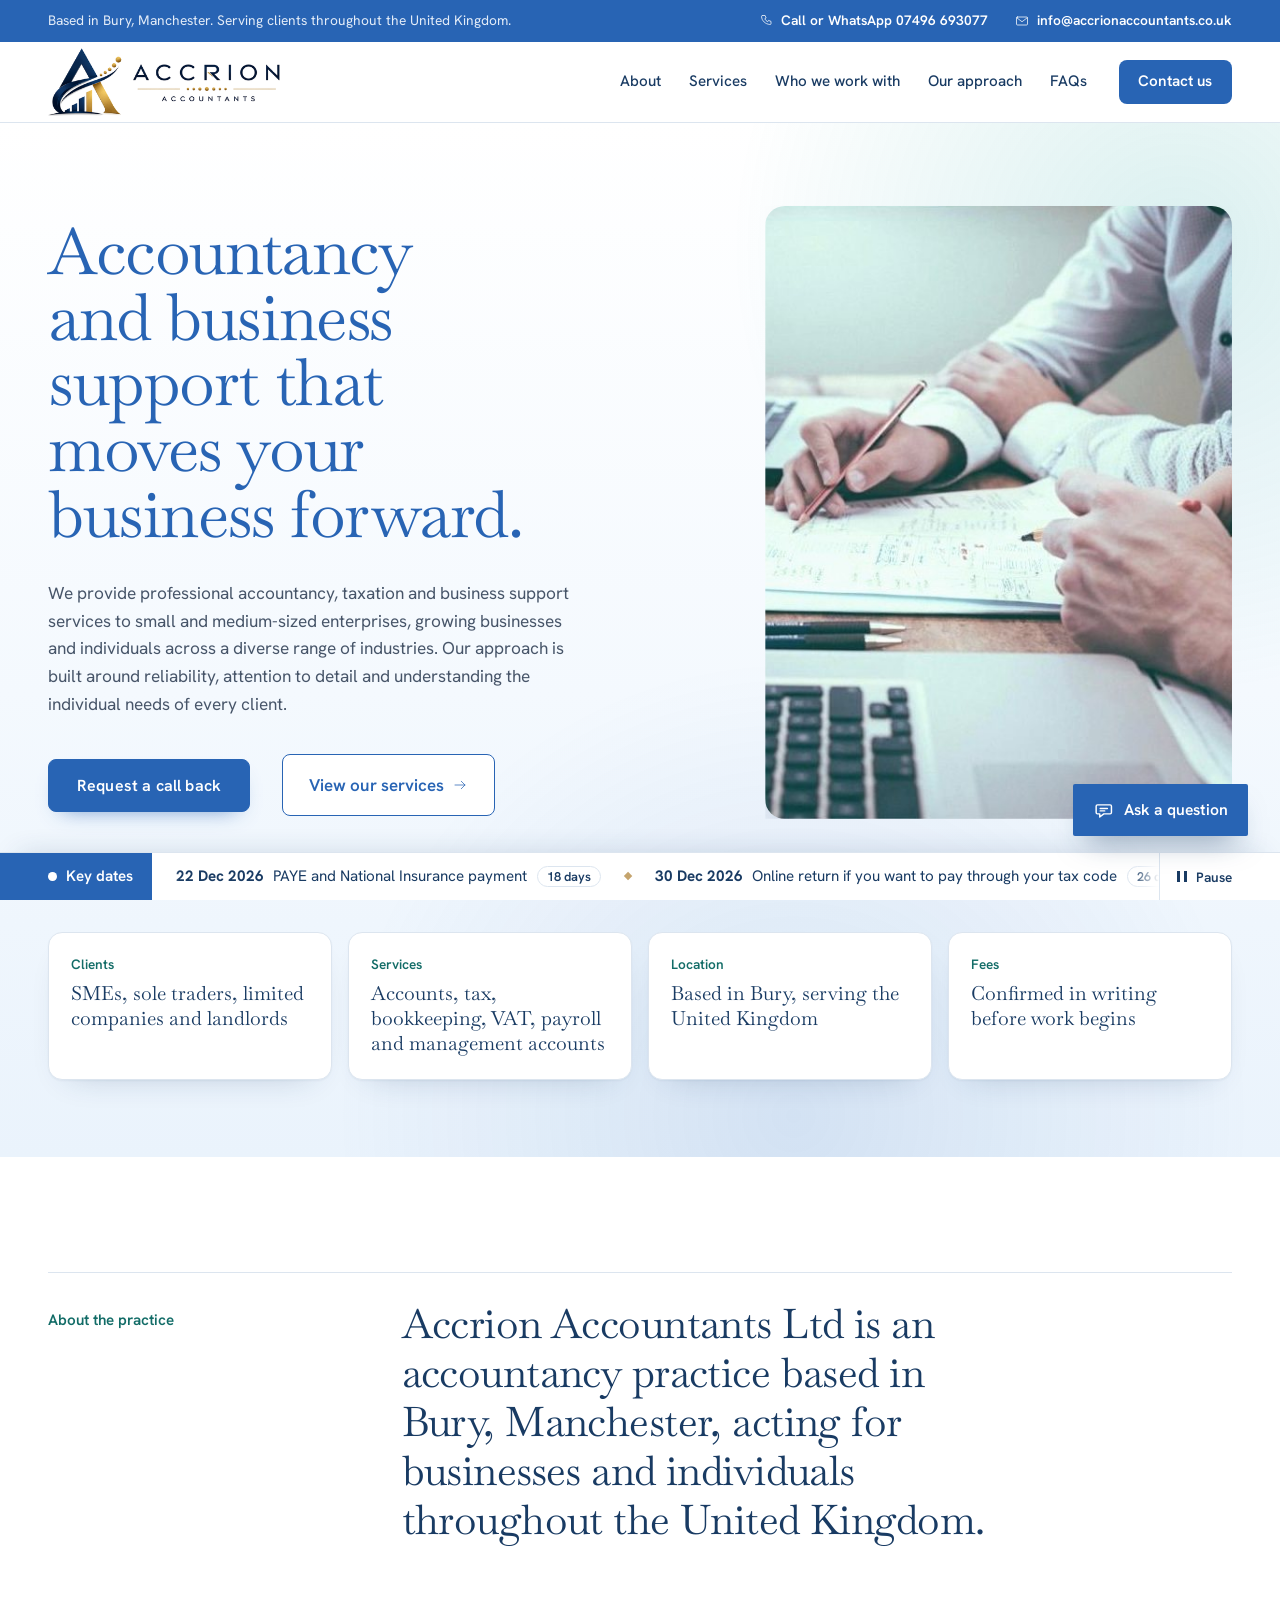
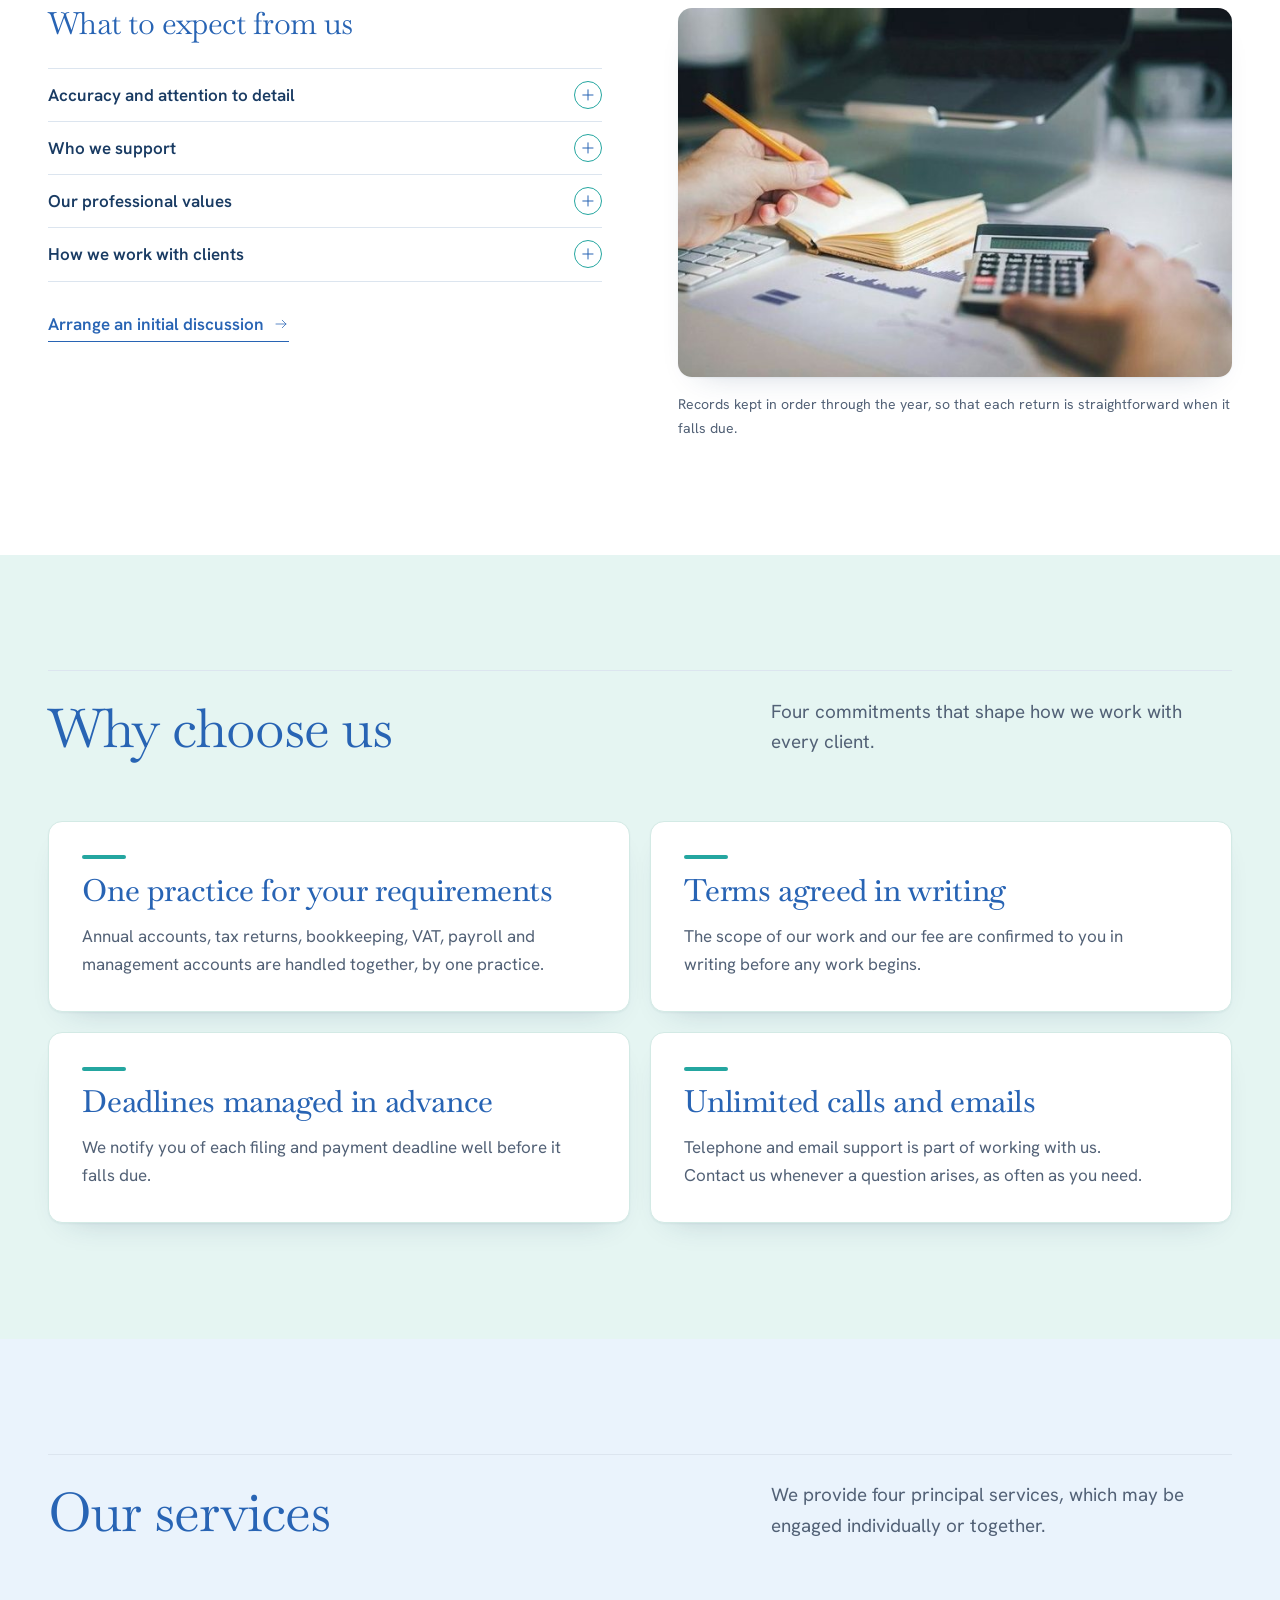
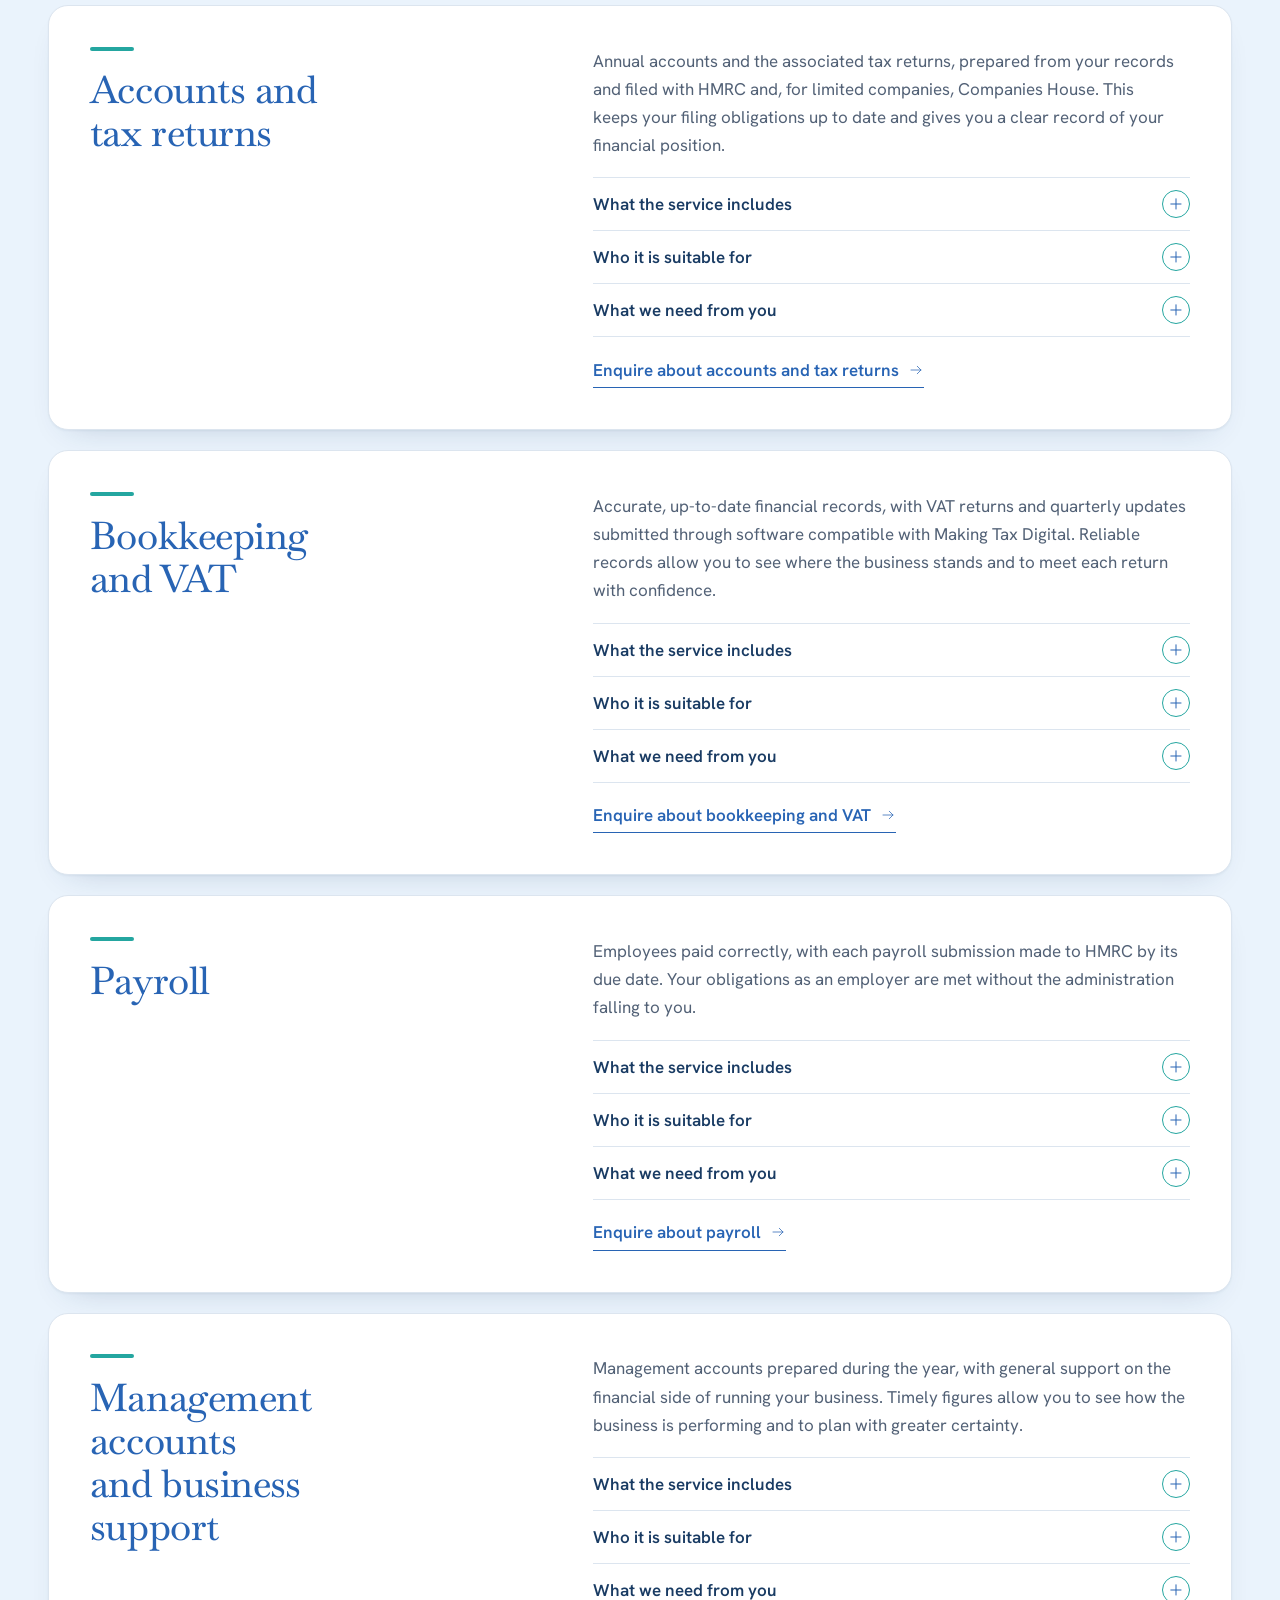
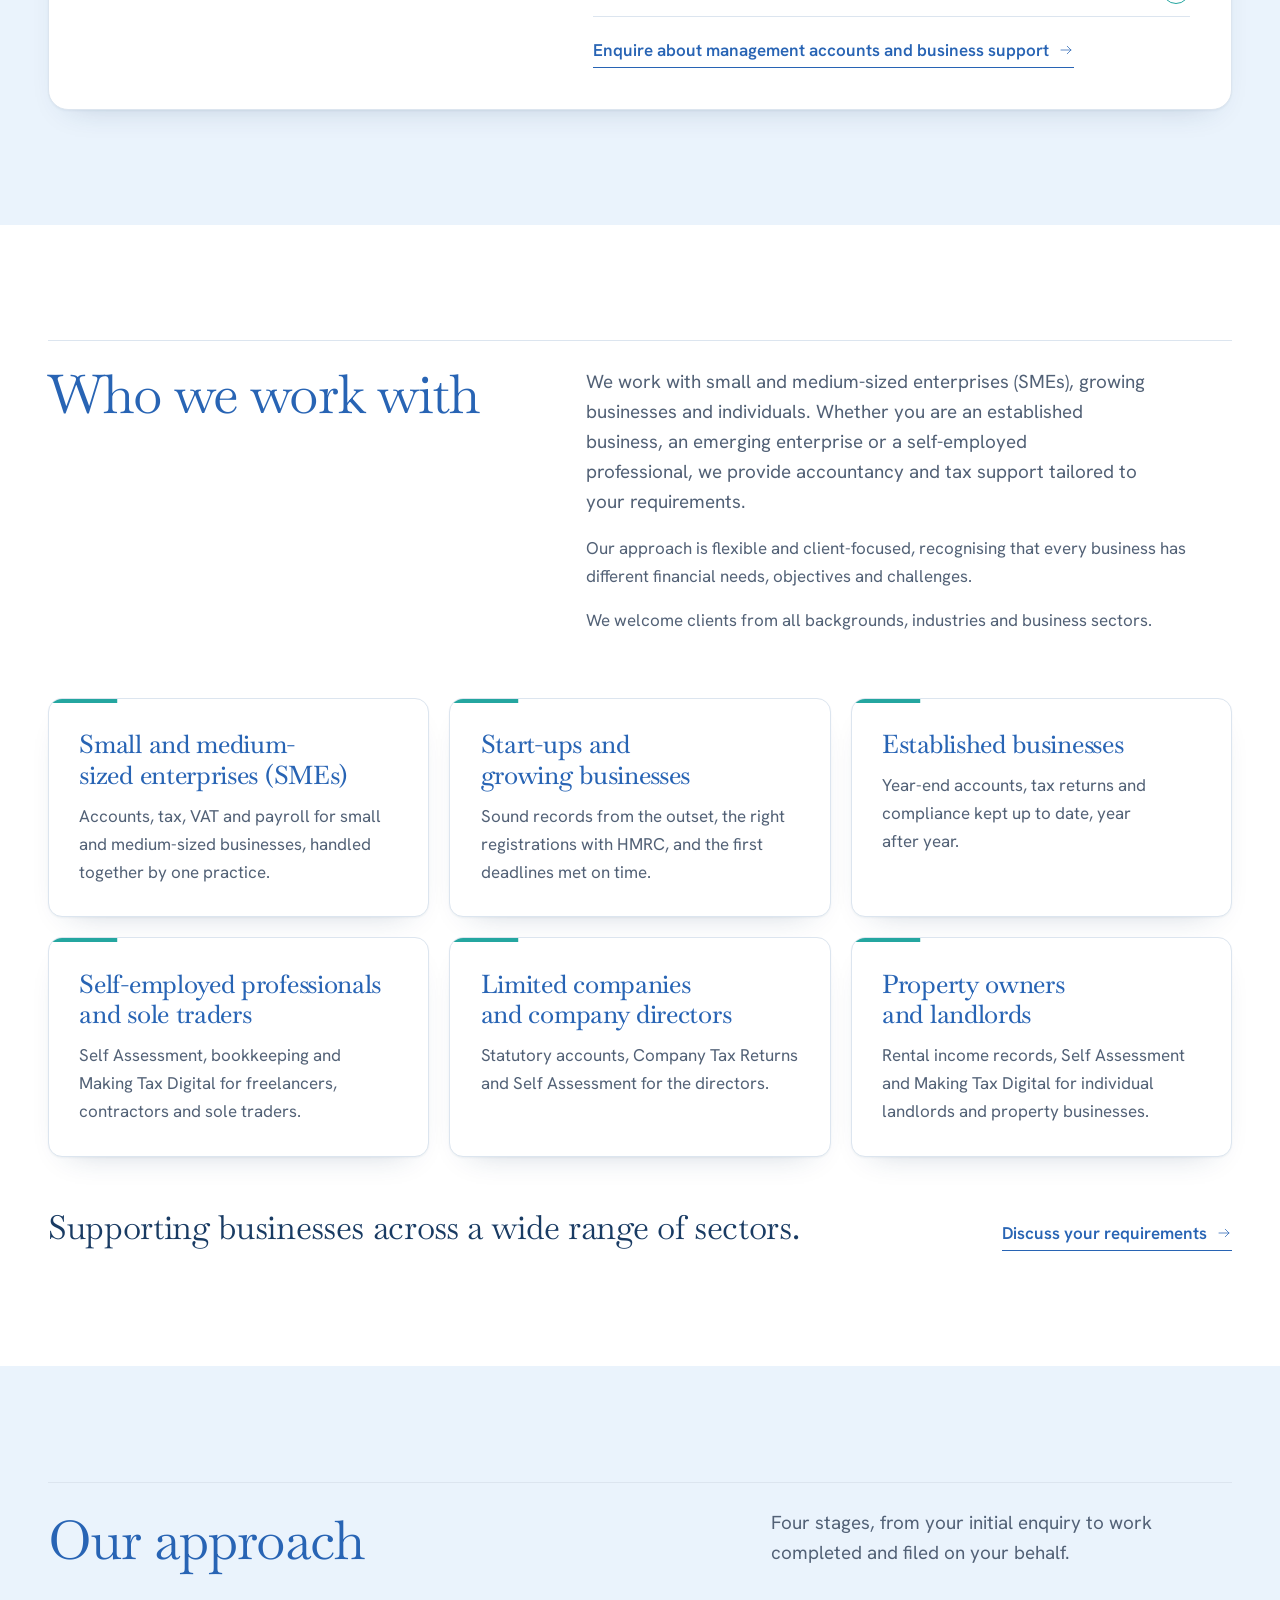
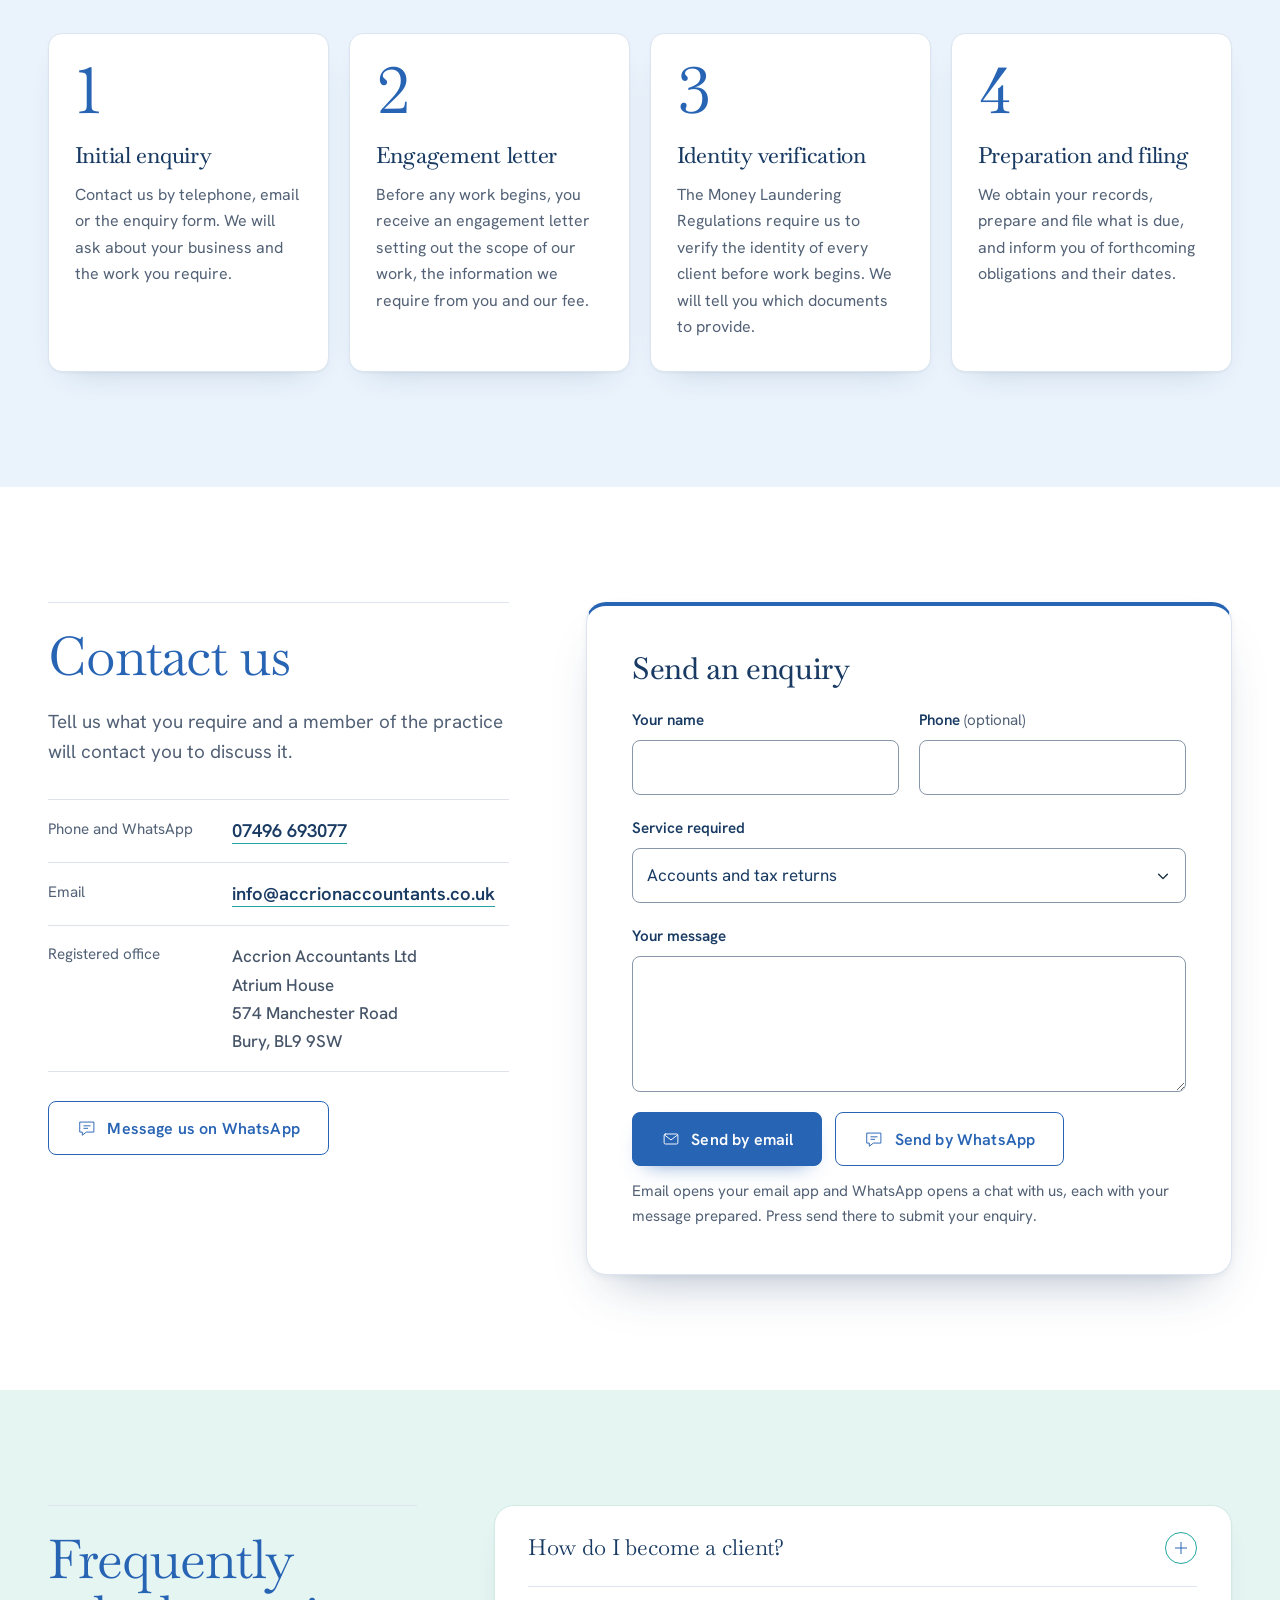
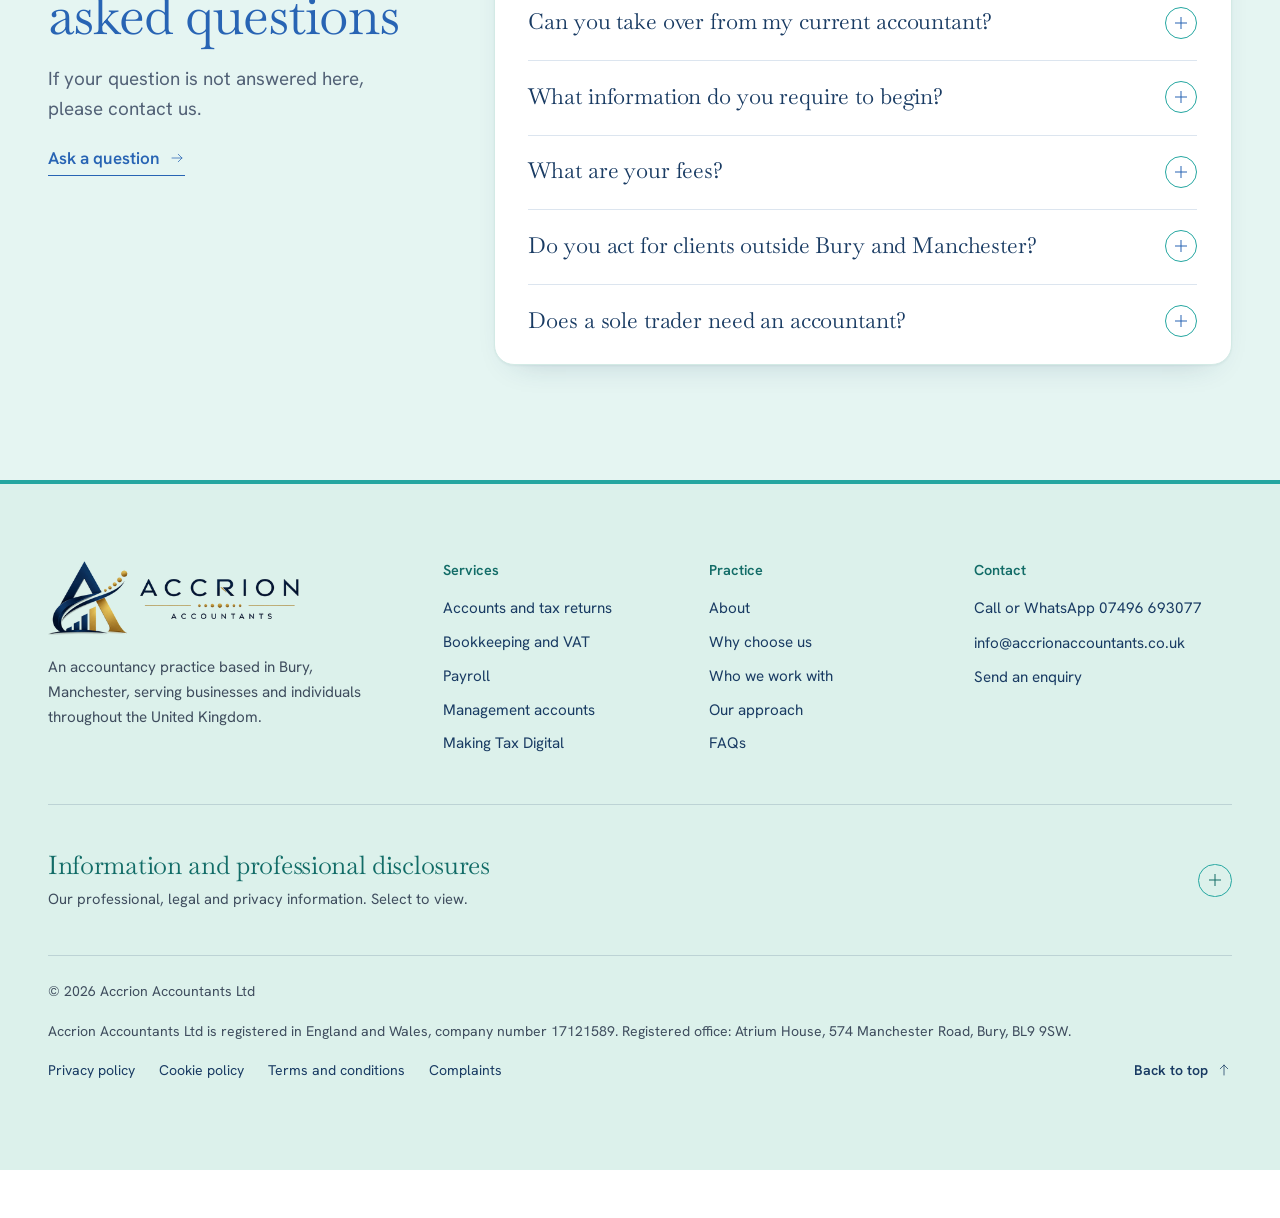
<file: index.html>
<!DOCTYPE html>
<html lang="en-GB">
<head>
<meta charset="utf-8">
<meta name="viewport" content="width=device-width, initial-scale=1">
<title>Accrion Accountants | Accountancy and business support across the UK</title>
<meta name="description" content="Accrion Accountants provides professional accountancy, taxation and business support services to small and medium-sized enterprises, growing businesses and individuals throughout the United Kingdom. Based in Bury, Manchester.">
<link rel="canonical" href="https://accrionaccountants.co.uk/">
<meta name="theme-color" content="#FFFFFF">
<meta property="og:type" content="website">
<meta property="og:locale" content="en_GB">
<meta property="og:site_name" content="Accrion Accountants">
<meta property="og:title" content="Accrion Accountants | Accountancy and business support across the UK">
<meta property="og:description" content="Accrion Accountants provides professional accountancy, taxation and business support services to small and medium-sized enterprises, growing businesses and individuals throughout the United Kingdom. Based in Bury, Manchester.">
<meta property="og:url" content="https://accrionaccountants.co.uk/">
<meta property="og:image" content="https://accrionaccountants.co.uk/og-image.jpg">
<meta property="og:image:width" content="1200">
<meta property="og:image:height" content="630">
<meta property="og:image:alt" content="Accrion Accountants logo, with the services offered and the practice location">
<meta name="twitter:card" content="summary_large_image">
<link rel="icon" type="image/png" href="favicon.png">
<link rel="apple-touch-icon" href="apple-touch-icon.png">
<meta name="referrer" content="strict-origin-when-cross-origin">
<meta name="format-detection" content="telephone=no">
<link rel="preload" href="fonts/baskervville-latin-wght-normal.woff2" as="font" type="font/woff2" crossorigin>
<link rel="preload" href="fonts/hanken-grotesk-latin-wght-normal.woff2" as="font" type="font/woff2" crossorigin>
<script type="application/ld+json">
{
  "@context": "https://schema.org",
  "@type": "AccountingService",
  "name": "Accrion Accountants",
  "legalName": "Accrion Accountants Ltd",
  "url": "https://accrionaccountants.co.uk/",
  "logo": "https://accrionaccountants.co.uk/images/logo-accrion.png",
  "image": "https://accrionaccountants.co.uk/og-image.jpg",
  "address": {
    "@type": "PostalAddress",
    "streetAddress": "Atrium House, 574 Manchester Road",
    "addressLocality": "Bury",
    "postalCode": "BL9 9SW",
    "addressCountry": "GB"
  },
  "telephone": "+447496693077",
  "email": "info@accrionaccountants.co.uk",
  "areaServed": "United Kingdom"
}
</script>
<script type="application/ld+json" id="faq-data">
{
  "@context": "https://schema.org",
  "@type": "FAQPage",
  "mainEntity": [
    {
      "@type": "Question",
      "name": "How do I become a client?",
      "acceptedAnswer": {
        "@type": "Answer",
        "text": "There are four stages. You contact us by telephone, email or the enquiry form. We confirm the scope of our work and our fee in an engagement letter. We verify your identity, as the Money Laundering Regulations require. We then obtain your records and begin the work."
      }
    },
    {
      "@type": "Question",
      "name": "Can you take over from my current accountant?",
      "acceptedAnswer": {
        "@type": "Answer",
        "text": "Yes. With your authority, we write to your current accountant to request professional clearance, together with the information we need to take over your affairs, such as your records and your most recent accounts and tax returns. Professional clearance confirms that there is no professional reason why we should not act for you. You do not need to manage the handover yourself."
      }
    },
    {
      "@type": "Question",
      "name": "What information do you require to begin?",
      "acceptedAnswer": {
        "@type": "Answer",
        "text": "Photographic identification and proof of address for identity verification, your tax reference numbers, and your most recent accounts and tax returns where available. For ongoing work we also require your bank statements and sales and purchase records, or access to your accounting software. We will also ask you to authorise us as your agent, so that we may deal with HMRC on your behalf."
      }
    },
    {
      "@type": "Question",
      "name": "What are your fees?",
      "acceptedAnswer": {
        "@type": "Answer",
        "text": "Our fees depend on the work involved: a single tax return costs less than a year of bookkeeping, VAT and payroll. Tell us what you require and we will confirm our fee in writing before any work begins."
      }
    },
    {
      "@type": "Question",
      "name": "Do you act for clients outside Bury and Manchester?",
      "acceptedAnswer": {
        "@type": "Answer",
        "text": "Yes. We are based in Bury, Manchester, and act for businesses and individuals throughout the United Kingdom. You do not need to be local to us."
      }
    },
    {
      "@type": "Question",
      "name": "Does a sole trader need an accountant?",
      "acceptedAnswer": {
        "@type": "Answer",
        "text": "You may prepare and file your own tax return, and many sole traders do. An accountant is of most value when your affairs demand more time than you have available, when you are uncertain which expenses may be claimed, or when an error or a missed deadline would result in a penalty. Once a sole trader’s qualifying income is above the Making Tax Digital threshold, quarterly updates are required in addition to the annual return, and it is often at this point that an accountant is appointed."
      }
    }
  ]
}
</script>
<style>
/* ---------- Design tokens ----------
   Art direction: the practice ledger. Ivory paper, navy ink, forest green for anything you can
   press, champagne gold kept to hairlines and numerals. One bold element: the tall duotone plate in
   the opening section. Every other section is quiet type, generous space and ruled lines, and no two
   sections share a layout. */
:root{
  --paper:#F4F1E9;        /* warm ivory: the page */
  --band:#ECE7DA;         /* deeper ivory: alternate sections */
  --band-end:#ECE7DA;
  --surface:#FBF9F4;      /* raised paper: the enquiry form, open panels */
  --ink:#142A3B;          /* midnight navy: headings, navigation, dark bands */
  --text:#252B30;         /* charcoal: body copy */
  --ink-soft:#5A6168;     /* neutral grey: secondary information */
  --footer-bg:#142A3B;
  --accent:#24483D;       /* forest green: buttons, links */
  --accent-deep:#18332B;
  --brass:#B49A68;        /* champagne gold: hairlines, numerals, detail on navy */
  --brass-ink:#7A6235;    /* gold dark enough for small text on ivory */
  --footer-accent:#E2D3AE;
  --rule:#D9D2C1;         /* hairlines on ivory */
  --red:#A23B2E;
  --flag:#EFE3C6;
  --on-dark:#F4F1E9;
  --on-dark-soft:#B9C0C7;
  --rule-dark:rgba(244,241,233,.16);
  --rule-tint:rgba(20,42,59,.16);
  --display:"Baskervville Variable","Baskerville","Libre Baskerville",Georgia,serif;
  --body:"Hanken Grotesk Variable",system-ui,-apple-system,"Segoe UI",Roboto,Arial,sans-serif;
  --wrap:1280px;
  --ticker-h:3rem;
  --gutter:clamp(1.25rem,4vw,3rem);
  --ease:cubic-bezier(.2,.7,.2,1);
  --shadow-soft:0 1px 2px rgba(20,42,59,.05),0 18px 40px -28px rgba(20,42,59,.35);
  --shadow-lift:0 2px 4px rgba(20,42,59,.05),0 30px 60px -34px rgba(20,42,59,.45);
  color-scheme:light;
}
@font-face{font-family:"Baskervville Variable";font-style:normal;font-weight:400 700;font-display:swap;src:url("fonts/baskervville-latin-wght-normal.woff2") format("woff2")}
@font-face{font-family:"Baskervville Variable";font-style:italic;font-weight:400 700;font-display:swap;src:url("fonts/baskervville-latin-wght-italic.woff2") format("woff2")}
@font-face{font-family:"Hanken Grotesk Variable";font-style:normal;font-weight:100 900;font-display:swap;src:url("fonts/hanken-grotesk-latin-wght-normal.woff2") format("woff2")}

/* ---------- Base ---------- */
*,*::before,*::after{box-sizing:border-box}
html{-webkit-text-size-adjust:100%;scroll-behavior:smooth;scroll-padding-top:5.5rem}
body{margin:0;background:var(--paper);color:var(--text);font-family:var(--body);font-size:1.0625rem;line-height:1.65;-webkit-font-smoothing:antialiased;text-rendering:optimizeLegibility;font-feature-settings:"kern","lnum"}
::selection{background:var(--ink);color:var(--on-dark)}
img,svg{max-width:100%}
h1,h2,h3{font-family:var(--display);font-weight:400;line-height:1.08;margin:0;text-wrap:balance;letter-spacing:-.012em;color:var(--ink)}
h1{font-size:clamp(2.7rem,6.2vw,5.4rem);line-height:1.01;letter-spacing:-.022em}
h2{font-size:clamp(2.2rem,4.2vw,3.6rem);line-height:1.04;letter-spacing:-.018em}
h3{font-size:1.45rem;line-height:1.2;font-weight:500}
p{margin:0;text-wrap:pretty}
a{color:var(--accent);text-underline-offset:.22em;text-decoration-thickness:1px;transition:color .2s var(--ease)}
a:hover{color:var(--accent-deep)}
:focus-visible{outline:2px solid var(--accent);outline-offset:3px;border-radius:1px}
address{font-style:normal}
.wrap{max-width:var(--wrap);margin-inline:auto;padding-inline:var(--gutter)}
.skip{position:absolute;left:-999px;top:0;background:var(--paper);color:var(--ink);font-weight:600;padding:.7rem 1.1rem;z-index:40}
.skip:focus{left:var(--gutter)}
.section{padding-block:clamp(4.5rem,9vw,8rem);position:relative}
.section-white{background:var(--paper)}
.tint{background:var(--band)}
.lead{font-size:1.18rem;line-height:1.6;color:var(--ink-soft);max-width:36rem}
.todo{background:var(--flag);border:1px dashed #9A7B12;border-radius:2px;color:#4A3A00;padding:.05em .4em;font-size:.92em;font-weight:500}
.icon{width:1.75rem;height:1.75rem;flex:none;fill:none;stroke:currentColor;stroke-width:1.5;stroke-linecap:round;stroke-linejoin:round}

/* Section heading: a full-width hairline, the heading below it, the introduction set against it */
.section-head{display:grid;grid-template-columns:minmax(0,7fr) minmax(0,5fr);gap:1.25rem clamp(2rem,6vw,6rem);align-items:end;padding-top:1.6rem;border-top:1px solid var(--ink);margin-bottom:clamp(2.75rem,5vw,4.5rem)}
.section-head .lead{justify-self:end}
.split-head{border-top:1px solid var(--ink)}
@media (max-width:860px){.section-head{grid-template-columns:minmax(0,1fr)}.section-head .lead{justify-self:start}}

/* Text link: a fine underline that thickens, and an arrow that moves on hover */
.link-arrow{display:inline-flex;align-items:center;gap:.55rem;font-weight:600;text-decoration:none;border-bottom:1px solid currentColor;padding-bottom:.2rem;transition:color .2s var(--ease),border-color .2s var(--ease),box-shadow .25s var(--ease)}
.link-arrow:hover{box-shadow:0 1px 0 currentColor}
.link-arrow .icon{width:1rem;height:1rem;transition:transform .25s var(--ease)}
.link-arrow:hover .icon{transform:translateX(4px)}

/* ---------- Buttons ---------- */
.btn{position:relative;display:inline-flex;align-items:center;justify-content:center;gap:.65rem;min-height:3.35rem;font:600 1rem/1.2 var(--body);letter-spacing:.01em;padding:1rem 1.75rem;border-radius:1px;border:1.5px solid transparent;text-decoration:none;cursor:pointer;transition:background-color .3s var(--ease),background-size .4s var(--ease),color .3s var(--ease),border-color .3s var(--ease),transform .3s var(--ease),box-shadow .3s var(--ease)}
.btn:active{transform:translateY(1px);transition-duration:.08s}
.btn-primary{background:var(--accent);color:#fff}
.btn-primary:hover{background:var(--accent-deep);color:#fff}
/* Quiet button: navy rises from the bottom edge on hover */
.btn-quiet{border-color:var(--ink);color:var(--ink);background:linear-gradient(var(--ink),var(--ink)) no-repeat 50% 100%/100% 0}
.btn-quiet:hover{background-size:100% 100%;color:#fff}
.btn-small{min-height:2.75rem;padding:.7rem 1.15rem;font-size:.95rem}

/* ---------- Header ---------- */
.utility{background:var(--footer-bg);color:var(--on-dark);font-size:.86rem}
.utility :focus-visible{outline-color:var(--footer-accent)}
.utility-row{display:flex;flex-wrap:wrap;align-items:center;justify-content:space-between;gap:.25rem 1.5rem;min-height:2.6rem;padding-block:.35rem}
.utility p{color:var(--on-dark-soft)}
.utility-list{display:flex;flex-wrap:wrap;align-items:center;gap:.25rem 1.6rem;list-style:none;margin:0;padding:0}
.utility-list li{display:inline-flex;align-items:center;gap:.45rem}
.utility-list li[hidden]{display:none}
.utility .icon{width:1rem;height:1rem;color:var(--brass)}
.utility a{color:var(--on-dark);font-weight:600;text-decoration:none;font-variant-numeric:tabular-nums}
.utility a:hover{color:var(--footer-accent);text-decoration:underline}
@media (max-width:1180px){
  .utility p{display:none}
  .utility-row{justify-content:center}
}
@media (max-width:640px){.utility-list li[data-show-if="email"]{display:none}}
@media (max-width:380px){.utility-list li[data-show-if="whatsapp"]{display:none}}
.site-header{position:sticky;top:0;z-index:20;background:var(--paper);color:var(--ink);border-bottom:1px solid var(--rule);transition:background-color .35s var(--ease),color .35s var(--ease),box-shadow .35s var(--ease),border-color .35s var(--ease);--cta-bg:var(--accent);--cta-fg:#fff;--cta-hover:var(--accent-deep);--cta-hover-fg:#fff}
.site-header.scrolled{background:rgba(244,241,233,.94);-webkit-backdrop-filter:saturate(1.5) blur(12px);backdrop-filter:saturate(1.5) blur(12px);border-bottom-color:var(--rule);box-shadow:0 12px 32px -26px rgba(20,26,34,.6);--cta-bg:var(--accent);--cta-fg:#fff;--cta-hover:var(--accent-deep);--cta-hover-fg:#fff}
.header-row{display:flex;align-items:center;justify-content:space-between;gap:1.5rem;min-height:5rem}
.brand{display:inline-grid;color:inherit;text-decoration:none;line-height:1}
.brand:hover{color:inherit}
.brand-name{font:500 1.95rem/1 var(--display);letter-spacing:-.01em}
.brand-name::after{content:"";display:block;height:1px;margin-top:7px;background:var(--brass)}
.brand-sub{font-size:.66rem;font-weight:600;letter-spacing:.34em;margin-top:7px;opacity:.9}
.site-nav{display:flex;align-items:center;gap:2rem}
.site-nav ul{display:flex;gap:1.75rem;list-style:none;margin:0;padding:0}
.site-nav li a{position:relative;display:inline-block;color:inherit;text-decoration:none;font-weight:500;font-size:.95rem;padding-block:.45rem}
.site-nav li a::after{content:"";position:absolute;left:0;right:0;bottom:.15rem;height:1.5px;background:var(--accent);transform:scaleX(0);transform-origin:left;transition:transform .3s var(--ease)}
.site-nav li a:hover::after,.site-nav li a[aria-current="true"]::after{transform:scaleX(1)}
.header-cta{background:var(--cta-bg);color:var(--cta-fg)}
.header-cta:hover{background:var(--cta-hover);color:var(--cta-hover-fg)}
.progress{position:absolute;left:0;right:0;bottom:-1px;height:2px;background:var(--accent);transform:scaleX(0);transform-origin:left}
.header-call{display:none;place-items:center;width:2.75rem;height:2.75rem;border:1px solid currentColor;border-radius:1px;color:inherit}
.header-call .icon{width:1.25rem;height:1.25rem}
.header-call[hidden]{display:none!important}
.nav-toggle{display:none;align-items:center;gap:.6rem;min-height:2.75rem;font:600 .95rem var(--body);background:none;border:1px solid currentColor;color:inherit;border-radius:1px;padding:.55rem .9rem;cursor:pointer}
.bars{position:relative;width:1.1rem;height:.7rem}
.bars::before,.bars::after{content:"";position:absolute;left:0;right:0;height:1.5px;background:currentColor;transition:transform .3s var(--ease),top .3s var(--ease)}
.bars::before{top:0}
.bars::after{top:calc(100% - 1.5px)}
.nav-toggle[aria-expanded="true"] .bars::before{top:calc(50% - .75px);transform:rotate(45deg)}
.nav-toggle[aria-expanded="true"] .bars::after{top:calc(50% - .75px);transform:rotate(-45deg)}
@media (max-width:1060px){
  .js .nav-toggle{display:inline-flex}
  .header-call{display:grid;margin-left:auto}
  .js .header-call + .nav-toggle{margin-left:.6rem}
  .js .site-nav{position:absolute;left:0;right:0;top:100%;background:var(--paper);color:var(--ink);padding:.25rem var(--gutter) 2rem;flex-direction:column;align-items:stretch;gap:1.5rem;border-top:1px solid var(--rule-tint);box-shadow:0 30px 40px -30px rgba(20,26,34,.45);max-height:calc(100dvh - 4.75rem - var(--ticker-h));overflow:auto;visibility:hidden;opacity:0;transform:translateY(-10px);transition:opacity .28s var(--ease),transform .28s var(--ease),visibility 0s linear .28s}
  .js .site-nav.open{visibility:visible;opacity:1;transform:none;transition-delay:0s}
  .site-nav ul{flex-direction:column;gap:0}
  .js .site-nav li a{display:block;font:400 1.75rem/1.2 var(--display);letter-spacing:-.01em;padding-block:.95rem;border-bottom:1px solid var(--rule-tint)}
  .js .site-nav li a::after{display:none}
  .js .site-nav li a[aria-current="true"]{color:var(--accent)}
  .js .site-nav .header-cta{align-self:flex-start}
  html:not(.js) .header-row{flex-wrap:wrap;padding-block:.75rem}
  html:not(.js) .site-nav{flex-wrap:wrap;gap:1rem}
  html:not(.js) .site-nav ul{flex-direction:row;flex-wrap:wrap;gap:.25rem 1.25rem}
}

/* ---------- Hero: the one bold composition. Headline on ivory, a tall duotone plate running to the
   right edge of the screen, and a ledger strip of four facts beneath. ---------- */
.hero{position:relative;isolation:isolate;background:var(--paper);color:var(--ink);padding-top:clamp(2rem,4.5vw,4rem)}
.hero-grid{display:grid;grid-template-columns:minmax(0,7fr) minmax(0,5fr);gap:clamp(2.5rem,5vw,5rem);align-items:stretch}
.hero-copy{display:grid;gap:2rem;justify-items:start;align-content:center;padding-block:clamp(1rem,3vw,3rem)}
.hero h1{max-width:15ch;font-size:clamp(2.6rem,5.1vw,4.6rem)}
.hero-copy .lead{font-size:clamp(1.08rem,1.35vw,1.2rem);max-width:34rem;color:var(--ink-soft)}
.hero-actions{display:flex;flex-wrap:wrap;align-items:center;gap:1rem 2rem;margin-top:.25rem}
.hero-actions .link-arrow{color:var(--ink)}
.hero-plate{position:relative;margin:0 calc(-1 * max(var(--gutter),(100vw - var(--wrap)) / 2 + var(--gutter))) 0 0;min-height:32rem;background:var(--ink)}
.hero-plate img{position:absolute;inset:0;width:100%;height:100%;object-fit:cover;object-position:40% 50%;display:block}
.hero-plate::after{content:"";position:absolute;left:-1.25rem;top:1.25rem;bottom:-1.25rem;width:1px;background:var(--brass)}
.credentials{margin:clamp(3.5rem,6vw,5.5rem) 0 0;display:grid;grid-template-columns:repeat(4,minmax(0,1fr));border-top:1px solid var(--ink);border-bottom:1px solid var(--rule)}
.credentials div{padding:1.5rem 1.5rem 1.7rem 0;display:grid;gap:.35rem;align-content:start}
.credentials div + div{padding-left:1.5rem;border-left:1px solid var(--rule)}
.credentials dt{font-size:.85rem;color:var(--brass-ink);font-weight:600}
.credentials dd{margin:0;font:400 1.22rem/1.3 var(--display);color:var(--ink)}
@media (max-width:1060px){
  .hero-grid{grid-template-columns:minmax(0,1fr)}
  .hero-plate{margin:0 calc(-1 * var(--gutter));min-height:0;aspect-ratio:16/9}
  .hero-plate::after{display:none}
  .hero h1{max-width:17ch;font-size:clamp(2.6rem,6.6vw,4.4rem)}
}
@media (max-width:760px){
  .credentials{grid-template-columns:repeat(2,minmax(0,1fr))}
  .credentials div:nth-child(odd){padding-left:0;border-left:0}
  .credentials div:nth-child(n+3){border-top:1px solid var(--rule)}
}
@media (max-width:640px){.hero-plate{aspect-ratio:4/3}}

/* One load sequence: headline, introduction, actions, then the plate */
@keyframes rise{from{opacity:0;transform:translateY(16px)}to{opacity:1;transform:none}}
@keyframes unveil{from{clip-path:inset(0 0 0 100%)}to{clip-path:inset(0)}}
@media (prefers-reduced-motion:no-preference){
  .hero h1,.hero-copy .lead,.hero-actions,.credentials{animation:rise .9s var(--ease) both}
  .hero-copy .lead{animation-delay:.1s}
  .hero-actions{animation-delay:.18s}
  .credentials{animation-delay:.4s}
  .hero-plate img{animation:unveil 1.2s var(--ease) .15s both}
}

/* ---------- Split layout: heading stays in view on the left, content runs on the right ---------- */
.split{display:grid;grid-template-columns:minmax(0,4fr) minmax(0,8fr);gap:2.5rem clamp(2rem,6vw,6rem);align-items:start}
.split-head{position:sticky;top:7rem;display:grid;gap:1.25rem;justify-items:start;padding-top:2rem}
@media (max-width:980px){
  .split{grid-template-columns:minmax(0,1fr)}
  .split-head{position:relative;top:auto}
}

/* ---------- Services: one row per service, title set large in its own column ---------- */
.services{border-top:1px solid var(--ink)}
.service{display:grid;grid-template-columns:minmax(0,5fr) minmax(0,7fr);gap:1.25rem clamp(2rem,6vw,6rem);padding-block:2.75rem;border-bottom:1px solid var(--rule)}
.service-body .acc{max-width:40rem}
.service h3{font-size:clamp(1.8rem,3vw,2.6rem);max-width:13ch;line-height:1.12;letter-spacing:-.012em;transition:color .25s var(--ease)}
.service:hover h3{color:var(--accent)}
.service-body{display:grid;gap:1.15rem;justify-items:start}
.service p{color:var(--ink-soft);max-width:40rem}
.ticks{list-style:none;margin:0;padding:0;width:100%;display:grid;grid-template-columns:repeat(2,minmax(0,1fr));gap:.55rem 2rem}
.ticks li{position:relative;padding-left:1.4rem;line-height:1.5}
.ticks li::before{content:"";position:absolute;left:0;top:.72em;width:.65rem;height:1px;background:var(--brass)}
@media (max-width:760px){
  .service{grid-template-columns:minmax(0,1fr);padding-block:2.1rem}
  .ticks{grid-template-columns:minmax(0,1fr)}
}

/* ---------- Why choose us: a ledger quadrant, no cards ---------- */
.reasons{list-style:none;margin:0;padding:0;display:grid;grid-template-columns:repeat(2,minmax(0,1fr));border-top:1px solid var(--ink)}
.reasons li{display:grid;gap:.85rem;align-content:start;padding:2.4rem 3rem 2.6rem 0;border-bottom:1px solid var(--rule)}
.reasons li:nth-child(even){padding-left:3rem;padding-right:0;border-left:1px solid var(--rule)}
.reasons h3{font-size:clamp(1.6rem,2.4vw,2rem);line-height:1.15}
.reasons p{color:var(--ink-soft);max-width:30rem}
@media (max-width:760px){
  .reasons{grid-template-columns:minmax(0,1fr)}
  .reasons li,.reasons li:nth-child(even){padding:1.8rem 0;border-left:0}
}

/* ---------- Who we work with: an index of client types ---------- */
.clients-head{display:grid;grid-template-columns:minmax(0,5fr) minmax(0,7fr);gap:1.5rem clamp(2rem,6vw,6rem);padding-top:1.6rem;border-top:1px solid var(--ink);margin-bottom:clamp(2.5rem,5vw,4rem)}
.clients-intro{display:grid;gap:1rem;max-width:40rem}
.clients-intro p:not(.lead){color:var(--ink-soft)}
.sectors{list-style:none;margin:0;padding:0;counter-reset:none;border-top:1px solid var(--rule)}
.sectors li{position:relative;display:grid;grid-template-columns:minmax(0,5fr) minmax(0,7fr);gap:.4rem clamp(2rem,6vw,6rem);align-items:baseline;padding:1.5rem 0;border-bottom:1px solid var(--rule)}
.sectors li::before{content:"";position:absolute;left:0;bottom:-1px;height:1px;width:100%;background:var(--accent);transform:scaleX(0);transform-origin:left;transition:transform .45s var(--ease)}
.sectors li:hover::before{transform:scaleX(1)}
.sectors h3{font-size:clamp(1.35rem,2vw,1.65rem);line-height:1.2}
.sectors p{color:var(--ink-soft);max-width:38rem}
.sectors-note{margin-top:clamp(2.5rem,4vw,3.5rem);display:flex;flex-wrap:wrap;align-items:baseline;justify-content:space-between;gap:1rem 2rem}
.sectors-note p{font:400 clamp(1.5rem,2.6vw,2.15rem)/1.2 var(--display);color:var(--ink);letter-spacing:-.01em}
@media (max-width:860px){
  .clients-head,.sectors li{grid-template-columns:minmax(0,1fr)}
}

/* ---------- Our approach: a genuine sequence, so it carries numerals ---------- */
.steps{list-style:none;margin:0;padding:0;counter-reset:step;display:grid;grid-template-columns:repeat(4,minmax(0,1fr));border-top:1px solid var(--ink)}
.steps li{counter-increment:step;display:grid;gap:.75rem;align-content:start;padding:2rem 1.75rem 0 0}
.steps li + li{padding-left:1.75rem;border-left:1px solid var(--rule)}
.steps li::before{content:counter(step);font:400 clamp(3.4rem,5vw,4.6rem)/.9 var(--display);color:#9A7F4C;margin-bottom:.75rem;font-variant-numeric:lining-nums}
.steps h3{font-size:1.4rem}
.steps p{color:var(--ink-soft);font-size:1rem}
@media (max-width:980px){
  .steps{grid-template-columns:repeat(2,minmax(0,1fr))}
  .steps li:nth-child(3){padding-left:0;border-left:0}
  .steps li:nth-child(n+3){border-top:1px solid var(--rule);margin-top:2rem}
}
@media (max-width:560px){
  .steps{grid-template-columns:minmax(0,1fr)}
  .steps li,.steps li + li{grid-template-columns:4.5rem minmax(0,1fr);padding:1.6rem 0;border-left:0;margin-top:0;border-top:0;border-bottom:1px solid var(--rule)}
  .steps li::before{grid-row:1 / 3;font-size:3rem;margin:0}
  .steps li:nth-child(n+3){margin-top:0}
}

/* ---------- About: a standfirst across the page, then the detail and one photograph ---------- */
.about-head{display:grid;grid-template-columns:minmax(0,3fr) minmax(0,9fr);gap:1rem clamp(2rem,6vw,6rem);padding-top:1.6rem;border-top:1px solid var(--ink)}
.about-head .about-label{font-size:.95rem;font-weight:600;color:var(--brass-ink);padding-top:.6rem}
.about-standfirst{font:400 clamp(1.75rem,3.2vw,2.75rem)/1.2 var(--display);letter-spacing:-.014em;color:var(--ink);max-width:30ch}
@media (max-width:860px){.about-head{grid-template-columns:minmax(0,1fr)}}
.about-grid{display:grid;grid-template-columns:minmax(0,6fr) minmax(0,6fr);gap:2.5rem clamp(2.5rem,6vw,6rem);align-items:start;margin-top:clamp(2.5rem,5vw,4rem)}
.about-text{display:grid;gap:1.75rem;justify-items:start}
.about-text h2{font-size:clamp(1.6rem,2.4vw,2rem)}
.about-plate{margin:0;display:grid;gap:.8rem}
.about-plate img{display:block;width:100%;height:auto;aspect-ratio:3/2;object-fit:cover}
.about-plate figcaption{font-size:.88rem;color:var(--ink-soft);padding-top:.7rem;border-top:1px solid var(--rule)}
@media (max-width:1060px){.about-grid{grid-template-columns:minmax(0,1fr)}}

/* ---------- Tax questions: search, filters and verified answers ---------- */
.faq-layout{display:grid;grid-template-columns:minmax(0,4fr) minmax(0,8fr);gap:2.5rem clamp(2rem,6vw,6rem);align-items:start}
.faq-side{position:sticky;top:7rem;display:grid;gap:1.25rem;justify-items:start;padding-top:1.6rem;border-top:1px solid var(--ink)}
.faq-side .note{font-size:.92rem;color:var(--ink-soft);padding-top:1rem;border-top:1px solid var(--rule)}
.kb-search{width:100%;display:grid;gap:.5rem;margin-bottom:1.25rem}
.kb-search label{font-weight:600;color:var(--ink)}
.kb-field{position:relative}
.kb-field .icon{position:absolute;left:1rem;top:50%;width:1.2rem;height:1.2rem;transform:translateY(-50%);color:var(--ink-soft);pointer-events:none}
.kb-search input{width:100%;font:inherit;font-size:1.1rem;color:var(--ink);background:var(--surface);border:1px solid var(--ink);border-radius:1px;padding:1rem 1rem 1rem 3rem;transition:box-shadow .2s var(--ease)}
.kb-search input:focus-visible{outline:0;box-shadow:0 0 0 3px rgba(36,72,61,.22)}
.kb-cats{display:flex;flex-wrap:wrap;gap:.45rem;margin:0 0 1.5rem;padding:0;list-style:none}
.kb-cats button{min-height:2.75rem;padding:.4rem .9rem;font:600 .88rem/1.2 var(--body);color:var(--ink);background:transparent;border:1px solid var(--rule-tint);border-radius:1px;cursor:pointer;transition:border-color .2s var(--ease),background-color .2s var(--ease),color .2s var(--ease)}
.kb-cats button:hover{border-color:var(--ink)}
.kb-cats button[aria-pressed="true"]{background:var(--ink);border-color:var(--ink);color:var(--on-dark)}
.kb-search[hidden],.kb-cats[hidden]{display:none}
.faq{display:flex;flex-direction:column}
.faq.ranked details{border-top:0}
.kb-ask{background:none;border:0;border-bottom:1px solid currentColor;padding:0 0 .2rem;font:inherit;font-weight:600;color:var(--accent);cursor:pointer}
.kb-status{font-size:.92rem;color:var(--ink-soft);min-height:1.5em;margin-bottom:.75rem}
.kb-none{padding:1.5rem 0;border-top:1px solid var(--ink);color:var(--ink-soft)}
.kb-none[hidden]{display:none}
.faq{border-top:1px solid var(--ink)}
.faq details{border-bottom:1px solid var(--rule)}
.faq details[hidden]{display:none}
.faq summary{cursor:pointer;list-style:none;display:flex;align-items:flex-start;justify-content:space-between;gap:1.5rem;padding-block:1.35rem;font:400 1.38rem/1.3 var(--display);letter-spacing:-.006em;color:var(--ink);transition:color .2s var(--ease)}
.faq summary::-webkit-details-marker{display:none}
.faq summary:hover{color:var(--accent)}
.faq:not(.ranked) .q-cat{display:none}
.faq summary .q-cat{display:block;font:600 .8rem/1.4 var(--body);color:var(--brass-ink);margin-bottom:.3rem;letter-spacing:0}
.pm{position:relative;flex:none;width:2rem;height:2rem;border-radius:50%;border:1px solid var(--brass);margin-top:-.1rem;transition:background-color .3s var(--ease),border-color .3s var(--ease)}
.pm::before,.pm::after{content:"";position:absolute;left:50%;top:50%;width:.75rem;height:1px;background:var(--ink);transform:translate(-50%,-50%);transition:transform .35s var(--ease),background-color .3s var(--ease)}
.pm::after{transform:translate(-50%,-50%) rotate(90deg)}
.faq details[open] .pm{background:var(--ink);border-color:var(--ink)}
.faq details[open] .pm::before,.faq details[open] .pm::after{background:#fff}
.faq details[open] .pm::after{transform:translate(-50%,-50%) rotate(0deg)}
.faq .answer{display:grid;gap:.85rem;padding:0 3.5rem 1.75rem 0;color:var(--text);max-width:47rem}
.answer ul{margin:0;padding:0;list-style:none;display:grid;gap:.4rem}
.answer ul li{position:relative;padding-left:1.4rem}
.answer ul li::before{content:"";position:absolute;left:0;top:.8em;width:.65rem;height:1px;background:var(--brass)}
.answer .depends{padding:.85rem 1rem;background:var(--surface);border-left:2px solid var(--brass);color:var(--text);font-size:.97rem}
.answer .verified{display:grid;gap:.35rem;padding-top:.85rem;border-top:1px solid var(--rule);font-size:.88rem;color:var(--ink-soft)}
.answer .verified a{font-weight:600}
.faq-group{font:400 1.5rem/1.3 var(--display);color:var(--ink);padding:0 0 .9rem;margin-top:3rem}
.faq-group:first-child{margin-top:0}
.faq-group[hidden]{display:none}
@media (max-width:980px){.faq-layout{grid-template-columns:minmax(0,1fr)}.faq-side{position:relative;top:auto}}
@media (max-width:560px){
  .faq summary{font-size:1.18rem}
  .faq .answer{padding-right:0}
}

/* ---------- Expandable panels: services, about, key dates ---------- */
.acc{width:100%;border-top:1px solid var(--rule)}
.acc details{border-bottom:1px solid var(--rule)}
.acc summary{cursor:pointer;list-style:none;display:flex;align-items:center;justify-content:space-between;gap:1rem;min-height:3.25rem;padding-block:.75rem;font-weight:600;color:var(--ink);transition:color .2s var(--ease)}
.acc .pm::before,.acc .pm::after{background:var(--accent)}
.acc summary::-webkit-details-marker{display:none}
.acc summary:hover,.acc details[open] > summary{color:var(--accent)}
.acc .pm{width:1.75rem;height:1.75rem;margin-top:0}
.acc .pm::before,.acc .pm::after{width:.7rem}
.acc details[open] .pm{background:var(--accent);border-color:var(--accent)}
.acc details[open] > .acc-body{animation:none}
.acc details[open] .pm::before,.acc details[open] .pm::after{background:#fff}
.acc details[open] .pm::after{transform:translate(-50%,-50%) rotate(0deg)}
.acc-body{display:grid;gap:.75rem;padding:.15rem 2.75rem 1.35rem 0;color:var(--ink-soft)}
.acc-body .ticks{color:var(--text)}
.about-acc{max-width:38rem}
@supports (interpolate-size:allow-keywords){
  @media (prefers-reduced-motion:no-preference){
    .faq details,.acc details,.disclosure-list details,details.disclosures{interpolate-size:allow-keywords}
    .faq details::details-content,.acc details::details-content,.disclosure-list details::details-content,details.disclosures::details-content{block-size:0;overflow:clip;transition:block-size .4s var(--ease),content-visibility .4s allow-discrete}
    .faq details[open]::details-content,.acc details[open]::details-content,.disclosure-list details[open]::details-content,details.disclosures[open]::details-content{block-size:auto}
  }
}
@media (max-width:560px){
  .faq summary{font-size:1.15rem}
  .faq .answer{padding-right:0}
}

/* ---------- Contact ---------- */
.contact-grid{display:grid;grid-template-columns:minmax(0,5fr) minmax(0,7fr);gap:3rem clamp(2rem,6vw,6rem);align-items:start}
.contact-copy{position:relative;display:grid;gap:1.4rem;padding-top:1.6rem;border-top:1px solid var(--ink)}
.contact-list{margin:.6rem 0 0;border-top:1px solid var(--rule-tint)}
.contact-list div{display:grid;grid-template-columns:10.5rem minmax(0,1fr);gap:.2rem 1rem;padding-block:1.05rem;border-bottom:1px solid var(--rule-tint)}
.contact-list div[hidden],.footer-contact [hidden]{display:none}
.contact-list dt{color:var(--ink-soft);font-size:.95rem}
.contact-list dd{margin:0;font-weight:500;font-variant-numeric:tabular-nums}
.contact-list dd a{font:600 1.15rem/1.4 var(--body);text-decoration:none;border-bottom:1px solid var(--brass);color:var(--ink)}
.contact-list dd a:hover{color:var(--accent);border-bottom-color:currentColor}
.wa-actions{display:grid;gap:.7rem;justify-items:start;margin-top:.4rem}
.btn .icon{width:1.25rem;height:1.25rem}
.wa-status{font-size:.92rem;color:var(--ink-soft)}
.wa-status:empty{display:none}
.enquiry{background:var(--surface);color:var(--ink);border-top:3px solid var(--ink);padding:clamp(1.5rem,3.5vw,2.9rem);box-shadow:var(--shadow-soft)}
.enquiry :focus-visible{outline-color:var(--accent)}
.enquiry-fields,.enquiry-done{display:grid;gap:1.3rem}
.enquiry-fields[hidden],.enquiry-done[hidden]{display:none}
.enquiry h3{font-size:1.9rem;letter-spacing:-.012em}
.enquiry h3:focus{outline:0}
.field{display:grid;gap:.4rem;align-content:start}
.field-pair{display:grid;grid-template-columns:minmax(0,1fr) minmax(0,1fr);gap:1.3rem}
.field label{font-weight:600;font-size:.95rem}
.field .hint{font-weight:400;color:var(--ink-soft)}
.field input,.field select,.field textarea{font:inherit;color:var(--ink);background:#fff;border:1px solid #7A7F86;border-radius:1px;padding:.8rem .9rem;width:100%;transition:border-color .2s var(--ease),background-color .2s var(--ease),box-shadow .2s var(--ease)}
.field select{-webkit-appearance:none;appearance:none;padding-right:2.6rem;background-repeat:no-repeat;background-position:right .95rem center;background-size:.85rem;background-image:url("data:image/svg+xml,%3Csvg xmlns='http://www.w3.org/2000/svg' viewBox='0 0 16 16' fill='none' stroke='%23142A3B' stroke-width='1.6' stroke-linecap='round' stroke-linejoin='round'%3E%3Cpath d='m3 6 5 5 5-5'/%3E%3C/svg%3E")}
.field textarea{min-height:8.5rem;resize:vertical}
.field input:hover,.field select:hover,.field textarea:hover{border-color:var(--ink)}
.field input:focus-visible,.field select:focus-visible,.field textarea:focus-visible{outline:0;border-color:var(--accent);background-color:#fff;box-shadow:0 0 0 3px rgba(36,72,61,.22)}
.field [aria-invalid="true"]{border-color:var(--red);background-color:#FDF5F4}
.field-error{color:var(--red);font-size:.9rem;font-weight:600}
.field-error:empty{display:none}
.form-foot{display:grid;gap:.8rem;justify-items:start}
.form-actions{display:flex;flex-wrap:wrap;gap:.8rem}
.btn[hidden]{display:none}
@media (max-width:520px){.form-actions{display:grid;width:100%}}
.form-foot p,.enquiry-done p{font-size:.95rem;color:var(--ink-soft)}
.enquiry .form-status{font-weight:600;color:var(--ink)}
.form-status:empty{display:none}
.enquiry-done strong{color:var(--ink)}
.enquiry-done textarea{font-size:.95rem;min-height:9.5rem}
.done-actions{display:flex;flex-wrap:wrap;gap:.8rem}
@media (max-width:980px){.contact-grid{grid-template-columns:minmax(0,1fr)}}
@media (max-width:520px){
  .field-pair{grid-template-columns:minmax(0,1fr)}
  .contact-list div{grid-template-columns:minmax(0,1fr)}
}

/* ---------- Privacy ---------- */

/* ---------- Footer ---------- */
/* the deep bottom padding leaves the last line clear of the floating assistant button */
.site-footer{background:var(--footer-bg);color:var(--on-dark-soft);padding-block:clamp(3.5rem,6vw,5rem) 5.5rem;font-size:.95rem}
.site-footer a{color:var(--on-dark);text-decoration:none}
.site-footer a:hover{color:var(--footer-accent);text-decoration:underline}
.site-footer :focus-visible{outline-color:var(--footer-accent)}
.footer-grid{display:grid;grid-template-columns:minmax(0,4fr) minmax(0,2.5fr) minmax(0,2.5fr) minmax(0,3fr);gap:2.5rem clamp(1.5rem,4vw,4rem);padding-bottom:3rem;border-bottom:1px solid var(--rule-dark)}
.footer-brand{display:grid;gap:1.25rem;justify-items:start;align-content:start}
.site-footer .brand,.site-footer .brand:hover{color:#fff;text-decoration:none}
.footer-brand p{max-width:21rem}
.footer-h{font:600 .9rem/1.3 var(--body);letter-spacing:0;color:var(--brass);margin-bottom:1rem}
.footer-list{list-style:none;margin:0;padding:0;display:grid;gap:.55rem}
.footer-contact{display:grid;gap:.6rem;justify-items:start;min-width:0}
.footer-contact a{overflow-wrap:anywhere}
@media (max-width:1060px){.footer-grid{grid-template-columns:repeat(2,minmax(0,1fr))}}
.disclosures{padding-block:2.75rem;border-bottom:1px solid var(--rule-dark);scroll-margin-top:6rem}
.disclosures > summary{cursor:pointer;list-style:none;display:flex;align-items:center;justify-content:space-between;gap:1.5rem;min-height:3rem}
.disclosures > summary::-webkit-details-marker{display:none}
.disclosures-title{display:grid;gap:.35rem}
.disclosures .footer-h{font:400 1.6rem/1.25 var(--display);letter-spacing:-.012em;margin:0;transition:color .2s var(--ease)}
.disclosures > summary:hover .footer-h{color:var(--footer-accent)}
.disclosures-hint{font-size:.92rem}
.disclosures[open] .when-closed{display:none}
.disclosures > summary .pm{width:2.1rem;height:2.1rem;margin-top:0}
.disclosures > summary .pm::before,.disclosures > summary .pm::after{background:var(--brass)}
.disclosures[open] > summary .pm{background:var(--brass);border-color:var(--brass)}
.disclosures[open] > summary .pm::before,.disclosures[open] > summary .pm::after{background:var(--footer-bg)}
.disclosures[open] > summary .pm::after{transform:translate(-50%,-50%) rotate(0deg)}
.disclosures-inner{padding-top:1.75rem}
.disclosures-intro{max-width:44rem;margin-bottom:1.25rem}
.disclosure-list{display:grid;grid-template-columns:repeat(2,minmax(0,1fr));gap:0 clamp(2rem,5vw,4.5rem);align-items:start}
.disclosure-list details{border-top:1px solid var(--rule-dark);scroll-margin-top:6rem}
.disclosure-col details:last-child{border-bottom:1px solid var(--rule-dark)}
.disclosure-list summary{cursor:pointer;list-style:none;display:flex;align-items:center;justify-content:space-between;gap:1rem;padding-block:1rem;color:var(--on-dark);font-weight:600;transition:color .2s var(--ease)}
.disclosure-list summary::-webkit-details-marker{display:none}
.disclosure-list summary:hover{color:var(--footer-accent)}
.disclosure-list .pm{width:1.65rem;height:1.65rem;margin-top:0}
.disclosure-list .pm::before,.disclosure-list .pm::after{width:.65rem;background:var(--brass)}
.disclosure-list details[open] .pm{background:var(--brass);border-color:var(--brass)}
.disclosure-list details[open] .pm::before,.disclosure-list details[open] .pm::after{background:var(--footer-bg)}
.disclosure-list details[open] .pm::after{transform:translate(-50%,-50%) rotate(0deg)}
.disclosure-body{display:grid;gap:.75rem;padding:0 2.5rem 1.5rem 0;font-size:.92rem;line-height:1.6}
.disclosure-body h3{font:700 .92rem/1.4 var(--body);letter-spacing:0;color:var(--on-dark);margin-top:.4rem}
.disclosure-body a{text-decoration:underline}
.legal-links{display:flex;flex-wrap:wrap;gap:.4rem 1.5rem;list-style:none;margin:0;padding:0}
.company-line{flex:1 1 100%;max-width:none}
@media (max-width:860px){
  .disclosure-list{grid-template-columns:minmax(0,1fr)}
  .disclosure-col + .disclosure-col details:first-child{border-top:0}
}
.footer-base{display:flex;flex-wrap:wrap;align-items:center;justify-content:space-between;gap:1rem 2rem;padding-top:1.5rem;font-size:.88rem}
.to-top{display:inline-flex;align-items:center;gap:.5rem;font-weight:600;white-space:nowrap}
.to-top .icon{width:1rem;height:1rem;transform:rotate(-90deg)}
@media (max-width:560px){
  .footer-grid{grid-template-columns:repeat(2,minmax(0,1fr));gap:2rem 1.25rem}
  .footer-brand,.footer-grid > :last-child{grid-column:1 / -1}
}

/* ---------- Key dates bar: runs along the bottom of the screen, worked out live from today's date ---------- */
body{padding-bottom:var(--ticker-h)}
.ticker{position:fixed;left:0;right:0;bottom:0;z-index:15;height:var(--ticker-h);display:flex;align-items:stretch;background:var(--footer-bg);color:var(--on-dark);border-top:1px solid var(--brass);box-shadow:0 -14px 30px -20px rgba(20,26,34,.7);font-size:.95rem;font-variant-numeric:tabular-nums}
.ticker[hidden]{display:none}
.ticker :focus-visible{outline-color:var(--footer-accent);outline-offset:-4px}
.ticker-label{flex:none;display:flex;align-items:center;gap:.6rem;margin:0;padding-inline:var(--gutter) 1.15rem;background:var(--accent);color:#fff;font-weight:600;white-space:nowrap}
.ticker-dot{width:.55rem;height:.55rem;border-radius:50%;background:#fff}
.ticker-window{flex:1;min-width:0;display:flex;align-items:center;overflow-x:auto;overflow-y:hidden;scrollbar-width:none;-webkit-mask-image:linear-gradient(to right,transparent,#000 1.75rem,#000 calc(100% - 1.75rem),transparent);mask-image:linear-gradient(to right,transparent,#000 1.75rem,#000 calc(100% - 1.75rem),transparent)}
.ticker-window::-webkit-scrollbar{display:none}
.ticker-track{display:flex;width:max-content}
.ticker-list{display:flex;align-items:center;list-style:none;margin:0;padding:0;white-space:nowrap}
.ticker-list li{display:flex;align-items:baseline;gap:.6rem;padding-left:1.5rem}
.ticker-list li::after{content:"";align-self:center;width:.38rem;height:.38rem;margin-left:.9rem;background:var(--brass);transform:rotate(45deg)}
.ticker-date{font-weight:700;color:#fff}
.ticker-days{font-size:.8rem;font-weight:600;line-height:1.5;padding:0 .55rem;border-radius:999px;border:1px solid rgba(240,245,250,.4)}
.ticker-days.soon{background:var(--footer-accent);border-color:var(--footer-accent);color:var(--footer-bg)}
.ticker-toggle{order:3;flex:none;display:inline-flex;align-items:center;gap:.55rem;padding-inline:1.1rem var(--gutter);background:var(--footer-bg);color:var(--on-dark);border:0;border-left:1px solid var(--rule-dark);font:600 .85rem var(--body);cursor:pointer;transition:background-color .2s var(--ease)}
.ticker-toggle:hover{background:#1C3A50}
.ticker-toggle[hidden]{display:none}
.ticker-toggle::before{content:"";box-sizing:border-box;width:.62rem;height:.72rem;border-left:.2rem solid currentColor;border-right:.2rem solid currentColor}
.ticker.stopped .ticker-toggle::before{width:0;height:0;border-style:solid;border-width:.38rem 0 .38rem .62rem;border-color:transparent transparent transparent currentColor}
.ticker:not(.running) .ticker-list[aria-hidden="true"]{display:none}
@keyframes ticker{to{transform:translateX(-50%)}}
@keyframes live{0%{box-shadow:0 0 0 0 rgba(255,255,255,.55)}100%{box-shadow:0 0 0 .5rem rgba(255,255,255,0)}}
@media (prefers-reduced-motion:no-preference){
  .ticker.running .ticker-window{overflow:hidden}
  .ticker.running .ticker-track{animation:ticker var(--ticker-time,90s) linear infinite}
  .ticker.running:hover .ticker-track,.ticker.running:focus-within .ticker-track{animation-play-state:paused}
  .ticker.live .ticker-dot{animation:live 1.8s ease-out 1s 3}
}
@media (max-width:640px){
  .ticker{font-size:.9rem}
  .ticker-label{padding-right:.9rem}
  .ticker-toggle-text{position:absolute;width:1px;height:1px;overflow:hidden;clip-path:inset(50%);white-space:nowrap}
  .ticker-toggle{padding-inline:.95rem}
}

@media (max-width:640px){:root{--ticker-h:2.75rem}}

/* ---------- Scroll-linked detail: used where the browser supports it, skipped for reduced motion ---------- */
@keyframes grow{to{transform:scaleX(1)}}
@keyframes draw{from{transform:scaleX(0)}to{transform:scaleX(1)}}
@keyframes draw-down{from{transform:scaleY(0)}to{transform:scaleY(1)}}
@supports (animation-timeline:scroll()){
  @media (prefers-reduced-motion:no-preference){
    .progress{animation:grow linear both;animation-timeline:scroll(root)}
  }
}
@media (prefers-reduced-motion:reduce){
  html{scroll-behavior:auto}
  *,*::before,*::after{transition-duration:.01ms!important;animation-duration:.01ms!important;animation-delay:0s!important}
}

/* ---------- Bright identity (November 2026) ----------
   White and pale sky dominate. Royal blue carries headings and the main actions, teal adds the
   highlights and secondary actions, champagne gold appears only in small details, and deep blue is
   kept for the footer. Section order: white header, white-to-sky hero, white about, aqua
   why-choose-us, sky services, white client types, sky approach, white contact, aqua FAQs, deep
   blue footer. */
:root{
  --paper:#FFFFFF;
  --band:#EAF3FC;
  --band-end:#EAF3FC;
  --surface:#FFFFFF;
  --ink:#193B63;            /* deep blue: strong text, footer */
  --text:#475569;           /* slate: body copy */
  --ink-soft:#526176;       /* slate, lighter: secondary text */
  --footer-bg:#193B63;
  --accent:#2864B4;         /* royal blue: buttons, links, main headings */
  --accent-deep:#1F4F91;
  --brass:#C5A46D;          /* champagne gold: small details only */
  --brass-ink:#126C67;      /* teal dark enough for small labels */
  --footer-accent:#9EE0DA;
  --rule:#DCE5EF;
  --rule-tint:rgba(25,59,99,.14);
  --on-dark:#FFFFFF;
  --on-dark-soft:#C9D6E6;
  --rule-dark:rgba(255,255,255,.18);
  --royal:#2864B4;
  --teal:#24A6A0;
  --teal-ink:#126C67;
  --sky:#EAF3FC;
  --aqua:#E5F5F2;
  --card-rule:#DCE5EF;
  --field-rule:#8796A8;
  --radius-sm:8px;
  --radius:14px;
  --radius-lg:20px;
  --shadow-soft:0 1px 2px rgba(25,59,99,.05),0 16px 36px -24px rgba(25,59,99,.28);
  --shadow-card:0 1px 2px rgba(25,59,99,.05),0 14px 32px -22px rgba(25,59,99,.3);
  --shadow-card-lift:0 2px 6px rgba(25,59,99,.06),0 26px 50px -26px rgba(25,59,99,.38);
}
::selection{background:var(--royal);color:#fff}
:focus-visible{outline-color:var(--royal)}
h1,h2{color:var(--royal)}
h3{color:var(--ink)}
a{color:var(--royal)}
a:hover{color:var(--accent-deep)}
.section-head,.split-head,.about-head,.clients-head,.faq-side,.contact-copy{border-top-color:var(--rule)}

/* Buttons: royal blue primary, outlined secondary with a teal hover, softly rounded */
.btn{border-radius:var(--radius-sm)}
.btn-primary{background:var(--royal);border-color:var(--royal);color:#fff;box-shadow:0 10px 22px -14px rgba(40,100,180,.8)}
.btn-primary:hover{background:var(--accent-deep);border-color:var(--accent-deep);color:#fff;box-shadow:0 14px 26px -14px rgba(40,100,180,.9)}
.btn-quiet{background:#fff;border-color:var(--royal);color:var(--royal)}
.btn-quiet:hover{background:var(--aqua);border-color:var(--teal);color:var(--teal-ink)}

/* Header: white, deep-blue type, teal underline for the current section */
.utility{background:var(--royal);color:#fff}
.utility p{color:#E3ECF8}
.utility .icon{color:#fff}
.utility a{color:#fff}
.utility a:hover{color:#fff}
.utility :focus-visible{outline-color:#fff}
.site-header{background:#fff;color:var(--ink);border-bottom-color:var(--rule);
  --cta-bg:var(--royal);--cta-fg:#fff;--cta-hover:var(--accent-deep);--cta-hover-fg:#fff}
.site-header.scrolled{background:rgba(255,255,255,.95);border-bottom-color:var(--rule);box-shadow:0 12px 30px -24px rgba(25,59,99,.5);
  --cta-bg:var(--royal);--cta-fg:#fff;--cta-hover:var(--accent-deep);--cta-hover-fg:#fff}
.brand-name{color:var(--ink)}
.site-nav li a{color:var(--ink)}
.site-nav li a:hover,.site-nav li a[aria-current="true"]{color:var(--royal)}
.site-nav li a::after{background:var(--teal);height:2px}
.header-cta{border-radius:var(--radius-sm)}
.progress{background:var(--teal)}
.header-call,.nav-toggle{border-radius:var(--radius-sm);border-color:var(--rule);color:var(--ink)}
@media (max-width:1060px){
  .js .site-nav{background:#fff;color:var(--ink);border-top-color:var(--rule);border-bottom:1px solid var(--rule);box-shadow:0 30px 40px -26px rgba(25,59,99,.45)}
  .js .site-nav li a{border-bottom-color:var(--rule)}
  .js .site-nav li a[aria-current="true"]{color:var(--royal)}
}

/* Hero: white into pale sky, soft teal and blue light, a rounded colour photograph */
.hero{background:
  radial-gradient(circle at 92% 12%,rgba(36,166,160,.16) 0,rgba(36,166,160,0) 30%),
  radial-gradient(circle at 62% 96%,rgba(40,100,180,.12) 0,rgba(40,100,180,0) 36%),
  linear-gradient(180deg,#FFFFFF 0%,#F4F9FE 55%,var(--sky) 100%);
  color:var(--text);padding-bottom:clamp(3.5rem,6vw,5.5rem)}
.hero h1{color:var(--royal)}
.hero-copy .lead{color:var(--text)}
.hero-actions .link-arrow{display:inline-flex;align-items:center;min-height:3.35rem;padding:1rem 1.6rem;border:1.5px solid var(--royal);border-radius:var(--radius-sm);background:#fff;color:var(--royal);box-shadow:none;transition:background-color .25s var(--ease),border-color .25s var(--ease),color .25s var(--ease)}
.hero-actions .link-arrow:hover{background:var(--aqua);border-color:var(--teal);color:var(--teal-ink);box-shadow:none}
.hero-plate{margin:clamp(1rem,2vw,1.75rem) 0 clamp(1.5rem,3vw,2.25rem);background:transparent;isolation:isolate;z-index:0}
.hero-plate img{border-radius:var(--radius-lg);box-shadow:0 30px 60px -30px rgba(25,59,99,.55)}
.hero-plate::before{display:none}
.hero-plate::after{display:none}
.credentials{border:0;gap:1rem}
.credentials div,.credentials div + div{padding:1.25rem 1.4rem 1.4rem;background:#fff;border:1px solid var(--rule);border-radius:var(--radius);box-shadow:var(--shadow-card)}
.credentials dt{color:var(--teal-ink)}
.credentials dd{color:var(--ink)}
@media (max-width:1060px){
  .hero-plate{margin:0}
  .hero-plate img{border-radius:var(--radius)}
  .hero-plate::before{right:-.6rem;bottom:-.6rem}
  .hero-plate::after{display:none}
  }
@media (max-width:900px){.credentials{grid-template-columns:repeat(2,minmax(0,1fr));gap:1rem}}
@media (max-width:760px){
  .credentials{grid-template-columns:repeat(2,minmax(0,1fr));gap:.75rem}
  .credentials div,.credentials div + div,.credentials div:nth-child(odd),.credentials div:nth-child(n+3){padding:1rem 1.1rem;border:1px solid var(--rule)}
  .credentials dd{font-size:1.05rem}
      }

/* About: white, the photograph rounded */
#about{background:#fff}
.about-head .about-label{color:var(--teal-ink)}
.about-standfirst{color:var(--ink)}
.about-plate img{border-radius:var(--radius);box-shadow:var(--shadow-card)}
.about-plate figcaption{border-top:0;padding-top:.2rem}

/* Accordions and FAQ markers: teal ring, royal blue when open */
.pm{border-color:var(--teal)}
.pm::before,.pm::after{background:var(--royal)}
.acc .pm::before,.acc .pm::after{background:var(--royal)}
.acc summary:hover,.acc details[open] > summary{color:var(--royal)}
.acc details[open] .pm,.faq details[open] .pm{background:var(--royal);border-color:var(--royal)}

/* Why choose us: light aqua, four white cards with a teal bar */
#why{background:var(--aqua)}
#why .reasons{border-top:0;gap:1.25rem}
#why .reasons li,#why .reasons li:nth-child(even){padding:clamp(1.6rem,2.6vw,2.2rem);background:#fff;border:1px solid #D3EAE5;border-radius:var(--radius);box-shadow:var(--shadow-card);transition:box-shadow .3s var(--ease),transform .3s var(--ease)}
#why .reasons li::before{content:"";width:2.75rem;height:4px;border-radius:2px;background:var(--teal)}
#why .reasons li:hover{box-shadow:var(--shadow-card-lift);transform:translateY(-2px)}
#why .reasons h3{color:var(--royal)}

/* Services: pale sky, each service on a white card */
#services{background:var(--sky)}
#services .services{border-top:0;display:grid;gap:1.25rem}
#services .service{background:#fff;border:1px solid var(--card-rule);border-radius:var(--radius-lg);padding:clamp(1.6rem,3.2vw,2.75rem);box-shadow:var(--shadow-card);transition:box-shadow .35s var(--ease),transform .35s var(--ease)}
#services .service:hover{box-shadow:var(--shadow-card-lift);transform:translateY(-2px)}
#services .service h3{color:var(--royal)}
#services .service h3::before{content:"";display:block;width:2.75rem;height:4px;border-radius:2px;background:var(--teal);margin-bottom:1.1rem}
#services .service:hover h3{color:var(--accent-deep)}
#services .acc,#services .acc details{border-color:var(--card-rule)}
.ticks li::before{background:var(--teal)}

/* Who we work with: white, six cards with a teal edge */
#clients{background:#fff}
#clients .sectors{border-top:0;display:grid;grid-template-columns:repeat(3,minmax(0,1fr));gap:1.25rem}
#clients .sectors li{grid-template-columns:minmax(0,1fr);align-content:start;gap:.7rem;padding:clamp(1.4rem,2.4vw,1.9rem);background:#fff;border:1px solid var(--card-rule);border-radius:var(--radius);box-shadow:var(--shadow-card);overflow:hidden;transition:box-shadow .3s var(--ease),transform .3s var(--ease)}
#clients .sectors li::before{top:0;bottom:auto;height:4px;background:var(--teal);transform:scaleX(.18)}
#clients .sectors li:hover{box-shadow:var(--shadow-card-lift);transform:translateY(-2px)}
#clients .sectors li:hover::before{transform:scaleX(1)}
#clients .sectors h3{color:var(--royal)}
.sectors-note p{color:var(--ink)}
@media (max-width:980px){#clients .sectors{grid-template-columns:repeat(2,minmax(0,1fr))}}
@media (max-width:620px){#clients .sectors{grid-template-columns:minmax(0,1fr)}}

/* Our approach: pale sky, royal-blue stage numerals on white cards */
#process{background:var(--sky)}
#process .steps{border-top:0;gap:1.25rem}
#process .steps li,#process .steps li + li{padding:1.75rem 1.6rem 1.9rem;margin:0;background:#fff;border:1px solid var(--card-rule);border-radius:var(--radius);box-shadow:var(--shadow-card)}
#process .steps li::before{color:var(--royal)}
#process .steps h3{color:var(--ink)}
@media (max-width:560px){
  #process .steps li,#process .steps li + li{grid-template-columns:4rem minmax(0,1fr);padding:1.35rem 1.25rem}
}

/* Contact: white, the form on a card with a royal-blue edge */
#contact{background:#fff}
#contact .contact-list dd a{border-bottom-color:var(--teal);color:var(--ink)}
#contact .contact-list dd a:hover{color:var(--royal)}
#contact .enquiry{background:#fff;border:1px solid var(--card-rule);border-top:4px solid var(--royal);border-radius:var(--radius-lg);box-shadow:var(--shadow-card-lift)}
.field input,.field select,.field textarea{border-color:var(--field-rule);border-radius:var(--radius-sm)}
.field input:hover,.field select:hover,.field textarea:hover{border-color:var(--royal)}
.field input:focus-visible,.field select:focus-visible,.field textarea:focus-visible{border-color:var(--royal);box-shadow:0 0 0 3px rgba(40,100,180,.22)}

/* FAQs: light aqua, the questions on a white panel */
#faqs{background:var(--aqua)}
#faqs .faq{background:#fff;border:1px solid #D3EAE5;border-radius:var(--radius-lg);padding:.35rem clamp(1.25rem,3vw,2.1rem);box-shadow:var(--shadow-card)}
#faqs .faq details{border-bottom-color:var(--card-rule)}
#faqs .faq details:last-of-type{border-bottom:0}
#faqs .faq summary:hover{color:var(--royal)}
#faqs .faq-side .note{border-top-color:#CFE6E1}

/* Footer: deep blue with a teal edge and gold section labels */
.site-footer{background:var(--footer-bg);color:var(--on-dark-soft);border-top:4px solid var(--teal)}
.site-footer a{color:#fff}
.site-footer .brand-name,.site-footer .brand:hover .brand-name{color:#fff}
.site-footer .brand-sub{color:var(--on-dark-soft)}

/* Key dates bar: white, royal-blue label */
.ticker{background:#fff;color:var(--ink);border-top:1px solid var(--rule);box-shadow:0 -12px 28px -20px rgba(25,59,99,.45)}
.ticker :focus-visible{outline-color:var(--royal)}
.ticker-label{background:var(--royal)}
.ticker-date{color:var(--ink)}
.ticker-days{border-color:var(--rule);color:var(--ink)}
.ticker-days.soon{background:var(--teal-ink);border-color:var(--teal-ink);color:#fff}
.ticker-toggle{background:#fff;color:var(--ink);border-left-color:var(--rule)}
.ticker-toggle:hover{background:var(--sky)}

/* Logo: the Accrion lockup in the header (full colour) and footer (white with gold) */
.brand{display:inline-flex;align-items:center}
.brand-logo{display:block;height:4.25rem;width:auto;max-width:none}
.site-footer .brand-logo{height:4.6rem}
@media (max-width:640px){.brand-logo{height:3.15rem}.site-footer .brand-logo{height:3.8rem}}

/* Footer: light green, with the full-colour logo and dark text */
.site-footer{--footer-bg:#DCF1EB;--on-dark:var(--ink);--on-dark-soft:#3F4D5E;--rule-dark:rgba(25,59,99,.16);--footer-accent:var(--royal);--brass:var(--teal-ink);background:#DCF1EB;color:#3F4D5E}
.site-footer a,.site-footer .brand,.site-footer .brand:hover{color:var(--ink)}
.site-footer a:hover{color:var(--royal)}
.site-footer .footer-h{color:var(--teal-ink)}
.site-footer :focus-visible{outline-color:var(--royal)}

/* ---------- Print: a clean black-on-white copy of the page ---------- */
/* ---------- Small screens: comfortable touch targets and tighter cards ---------- */
@media (max-width:760px){
  .utility-row{padding-block:0}
  .utility-list a{display:inline-flex;align-items:center;min-height:2.75rem}
  .link-arrow{padding-block:.65rem .5rem}
  .footer-list,.footer-contact{gap:0}
  .footer-list a,.footer-contact a,.legal-links a,.to-top{display:inline-flex;align-items:center;min-height:2.75rem}
  .legal-links{gap:0 1.5rem}
  .contact-list dt{font-size:.9rem}
  .acc-body,.faq .answer,.disclosure-body{padding-right:.5rem}
  .faq summary{font-size:1.15rem}
}
@media print{
  *,*::before,*::after{animation:none!important;transition:none!important;box-shadow:none!important}
  html{scroll-behavior:auto}
  body{background:#fff;color:#000;font-size:10.5pt;line-height:1.5;padding-bottom:0}
  .utility,.skip,.site-nav,.nav-toggle,.progress,.hero-actions,.link-arrow,.wa-actions,.enquiry,.ticker,.to-top{display:none!important}
  .site-header{position:static;background:#fff;color:#000;border-bottom:1px solid #000}
  .hero,.section,.tint,.section-white,.site-footer{background:#fff!important;color:#000!important;padding-block:1.1rem!important}
  #why,#services,#clients,#process,#contact,#faqs{background:#fff!important;color:#000!important}
  h1,h2,h3,.credentials dd{color:#000!important}
  .hero-plate,  #services .service,#clients .sectors li,#faqs .faq,#why .reasons li,#contact .enquiry{box-shadow:none!important;background:#fff!important}
  .hero-grid,.about-grid,.split,.contact-grid,.faq-layout{grid-template-columns:minmax(0,1fr)!important;gap:1rem!important}
  .split-head,.faq-side{position:static}
  h1{font-size:26pt}
  h2{font-size:18pt}
  .lead,.t-what,.band-source,.band-table th,.contact-list dt,.credentials dt{color:#222!important}
  .hero-plate,.kb-search,.kb-cats{display:none!important}
  .about-plate{max-width:60%}
  .service,.steps li,.faq details,.disclosure-list details,.reasons li,.sectors li{break-inside:avoid}
  .site-footer,.site-footer a,.site-footer .brand,.footer-h{color:#000!important}
  .site-footer{border-top:1px solid #000}
  a{color:#000}
  main a[href^="http"]::after{content:" (" attr(href) ")";font-size:.85em;word-break:break-all}
}
</style>
<link rel="stylesheet" href="assistant/assistant.css">
</head>
<body id="top">

<!-- =====================================================================
     SITE DETAILS: type your details between the quotes, then save the file.
     The whole page (header, contact section, enquiry form, footer) updates.
     Leave a line empty ("") and the page shows a yellow "to be added" marker.
     ===================================================================== -->
<script>
window.SITE = {
  phone: "07496 693077",
  whatsapp: "07496 693077",   // the mobile number people message on WhatsApp; leave "" to switch WhatsApp off
  email: "info@accrionaccountants.co.uk",
  aatLicence: "1010025"
};
document.documentElement.className += " js";
</script>

<a class="skip" href="#main">Skip to main content</a>
<aside class="utility" aria-label="Contact details">
  <div class="wrap utility-row">
    <p>Based in Bury, Manchester. Serving clients throughout the United Kingdom.</p>
    <ul class="utility-list">
      <li data-show-if="phone"><svg class="icon" aria-hidden="true"><use href="#i-phone"/></svg><span data-site="phone" data-shared-prefix="Call or WhatsApp "><a href="tel:+447496693077">Call or WhatsApp 07496 693077</a></span></li>
      <li data-show-if="whatsapp" data-only-if-separate hidden><svg class="icon" aria-hidden="true"><use href="#i-chat"/></svg><span data-site="whatsapp" data-prefix="WhatsApp "><a href="https://wa.me/447496693077" target="_blank" rel="noopener">WhatsApp 07496 693077</a></span></li>
      <li data-show-if="email"><svg class="icon" aria-hidden="true"><use href="#i-mail"/></svg><span data-site="email"><a href="mailto:info@accrionaccountants.co.uk">info@accrionaccountants.co.uk</a></span></li>
    </ul>
  </div>
</aside>

<!-- Icon set drawn for this site: one 32px grid, one line weight -->
<svg width="0" height="0" style="position:absolute" aria-hidden="true" focusable="false">
  <defs>
    <symbol id="i-accounts" viewBox="0 0 32 32"><path d="M9 4h10l5 5v19H9z"/><path d="M19 4v5h5"/><path d="M13 14h7M13 18h7"/><path d="m13 23.5 2 2 4.5-4.5"/></symbol>
    <symbol id="i-books" viewBox="0 0 32 32"><path d="M8 4h16v24l-2.7-2-2.6 2-2.7-2-2.7 2-2.6-2L8 28z"/><circle cx="13" cy="11.5" r="1.7"/><circle cx="19" cy="18.5" r="1.7"/><path d="m19.5 10.5-7 9"/></symbol>
    <symbol id="i-payroll" viewBox="0 0 32 32"><circle cx="12" cy="11" r="3.6"/><path d="M5 25.5c0-4 3-7 7-7s7 3 7 7"/><circle cx="22" cy="12.5" r="2.8"/><path d="M21.5 19.2c3.4.3 5.5 2.8 5.5 6.3"/></symbol>
    <symbol id="i-sole" viewBox="0 0 32 32"><rect x="5" y="11" width="22" height="15" rx="2"/><path d="M12 11V8.5a2 2 0 0 1 2-2h4a2 2 0 0 1 2 2V11"/><path d="M5 18h22"/><path d="M16 16.5v3"/></symbol>
    <symbol id="i-company" viewBox="0 0 32 32"><path d="M7 27V5h12v22"/><path d="M19 12h6v15"/><path d="M4 27h24"/><path d="M11 10h4M11 14.5h4M11 19h4"/><path d="M12 27v-3.5h2V27"/></symbol>
    <symbol id="i-landlord" viewBox="0 0 32 32"><path d="m4.5 15.5 11.5-9.5 11.5 9.5"/><path d="M8 13v13.5h16V13"/><path d="M13.5 26.5V19.5h5v7"/></symbol>
    <symbol id="i-arrow" viewBox="0 0 32 32"><path d="M6 16h20M18.5 8.5 26 16l-7.5 7.5"/></symbol>
    <symbol id="i-growth" viewBox="0 0 32 32"><path d="M5 27h22"/><path d="m6.5 21 6-6.5 4.5 3.5 8-9.5"/><path d="M19.5 8.5H25V14"/></symbol>
    <symbol id="i-established" viewBox="0 0 32 32"><path d="M4.5 12.5 16 6l11.5 6.5z"/><path d="M8 15.5v8M13.300 15.5v8M18.700 15.5v8M24 15.5v8"/><path d="M5 26.5h22"/></symbol>
    <symbol id="i-shield" viewBox="0 0 32 32"><path d="M16 4.5 6.5 8v7.5c0 5.7 3.8 9.8 9.5 12 5.7-2.2 9.5-6.3 9.5-12V8z"/><path d="m11.5 15.8 3.2 3.2 5.8-6"/></symbol>
    <symbol id="i-calendar" viewBox="0 0 32 32"><rect x="5" y="7" width="22" height="20" rx="2"/><path d="M5 13h22M11 4.5V9M21 4.5V9"/><path d="M10.5 18h3M18.5 18h3M10.5 22.5h3"/></symbol>
    <symbol id="i-phone" viewBox="0 0 32 32"><path d="M10 5h4.2l2 5-2.6 1.600a11.5 11.5 0 0 0 5.8 5.8L21 14.8l5 2V21a2 2 0 0 1-2.2 2C14.5 22.2 7.800 15.5 7 7.200A2 2 0 0 1 9 5z"/></symbol>
    <symbol id="i-mail" viewBox="0 0 32 32"><rect x="5" y="8" width="22" height="16" rx="2"/><path d="m5.5 9.5 10.5 8 10.5-8"/></symbol>
    <symbol id="i-chat" viewBox="0 0 32 32"><path d="M5 6.5h22v16H15l-6.5 5v-5H5z"/><path d="M11 12.5h10M11 16.5h6"/></symbol>
    <symbol id="mark" viewBox="0 0 64 64"><circle cx="32" cy="32" r="30.5" fill="none" stroke="currentColor" stroke-width="1"/><circle cx="32" cy="32" r="26.5" fill="none" stroke="currentColor" stroke-width=".6"/><g transform="translate(0 -2) translate(32 33) scale(.72) translate(-32 -33)"><path d="M32 12 16 46h7l3.2-7.4h11.600L41 46h7L32 12Zm-3.2 21L32 25.4 35.2 33h-6.4Z" fill="currentColor"/><path d="M14 51h36M14 55.5h36" fill="none" stroke="currentColor" stroke-width="2"/></g></symbol>
  </defs>
</svg>

<header class="site-header" id="site-header">
  <div class="wrap header-row">
    <a class="brand" href="#top" aria-label="Accrion Accountants, back to top">
      <img class="brand-logo" src="images/logo-accrion.png" srcset="images/logo-accrion-sm.png 409w, images/logo-accrion.png 617w" sizes="(max-width:640px) 172px, 233px" width="617" height="180" alt="Accrion Accountants">
    </a>
    <a class="header-call" id="header-call" href="tel:+447496693077" aria-label="Call 07496 693077"><svg class="icon" aria-hidden="true"><use href="#i-phone"/></svg></a>
    <button class="nav-toggle" type="button" id="nav-toggle" aria-expanded="false" aria-controls="site-nav"><span class="bars" aria-hidden="true"></span><span id="nav-toggle-label">Menu</span></button>
    <nav class="site-nav" id="site-nav" aria-label="Main">
      <ul>
        <li><a href="#about">About</a></li>
        <li><a href="#services">Services</a></li>
        <li><a href="#clients">Who we work with</a></li>
        <li><a href="#process">Our approach</a></li>
        <li><a href="#faqs">FAQs</a></li>
      </ul>
      <a class="btn btn-small header-cta" href="#contact">Contact us</a>
    </nav>
  </div>
  <div class="progress" aria-hidden="true"></div>
</header>

<main id="main">

  <!-- ===================== Hero ===================== -->
  <section class="hero">
    <div class="wrap hero-grid">
      <div class="hero-copy">
        <h1>Accountancy and business support that moves your business forward.</h1>
        <p class="lead">We provide professional accountancy, taxation and business support services to small and medium-sized enterprises, growing businesses and individuals across a diverse range of industries. Our approach is built around reliability, attention to detail and understanding the individual needs of every client.</p>
        <div class="hero-actions">
          <a class="btn btn-primary" href="#contact">Request a call back</a>
          <a class="link-arrow" href="#services">View our services<svg class="icon" aria-hidden="true"><use href="#i-arrow"/></svg></a>
        </div>
      </div>
      <figure class="hero-plate">
        <img src="images/plate-figures.jpg" srcset="images/plate-figures-400.jpg 400w, images/plate-figures.jpg 516w" sizes="(max-width:1060px) 100vw, 42vw" width="516" height="656" alt="Two people working through figures on paper at a desk, with laptops open" fetchpriority="high" decoding="async">
      </figure>
    </div>

    <div class="wrap">
      <dl class="credentials" aria-label="The practice at a glance">
        <div><dt>Clients</dt><dd>SMEs, sole traders, limited companies and landlords</dd></div>
        <div><dt>Services</dt><dd>Accounts, tax, bookkeeping, VAT, payroll and management accounts</dd></div>
        <div><dt>Location</dt><dd>Based in Bury, serving the United Kingdom</dd></div>
        <div><dt>Fees</dt><dd>Confirmed in writing before work begins</dd></div>
      </dl>
    </div>
  </section>

  <!-- ===================== About ===================== -->
  <section class="section" id="about">
    <div class="wrap">
      <div class="about-head">
        <p class="about-label">About the practice</p>
        <p class="about-standfirst">Accrion Accountants Ltd is an accountancy practice based in Bury, Manchester, acting for businesses and individuals throughout the United Kingdom.</p>
      </div>
      <div class="about-grid">
        <div class="about-text">
          <h2>What to expect from us</h2>
          <div class="acc about-acc">
              <details>
                <summary><span>Accuracy and attention to detail</span><span class="pm" aria-hidden="true"></span></summary>
                <div class="acc-body">
                  <p>Our work is founded on accuracy and attention to detail. We take the time to understand how each client operates, because the requirements of a sole trader, a landlord and a limited company differ, and we shape our service accordingly.</p>
                </div>
              </details>
              <details>
                <summary><span>Who we support</span><span class="pm" aria-hidden="true"></span></summary>
                <div class="acc-body">
                  <p>We act for small and medium-sized enterprises, start-ups, established businesses, sole traders, limited companies and their directors, and landlords, across a wide range of industries and sectors.</p>
                </div>
              </details>
              <details>
                <summary><span>Our professional values</span><span class="pm" aria-hidden="true"></span></summary>
                <div class="acc-body">
                  <p>We work with integrity, objectivity and care, and we treat every client&rsquo;s information as confidential, in keeping with the AAT Code of Professional Ethics.</p>
                </div>
              </details>
              <details>
                <summary><span>How we work with clients</span><span class="pm" aria-hidden="true"></span></summary>
                <div class="acc-body">
                  <p>We value clear and reliable communication. You will know what we are doing, what we require from you and when each obligation falls due. As your business develops, we provide the accounting and tax support it requires at each stage.</p>
                </div>
              </details>
          </div>
          <a class="link-arrow" href="#contact">Arrange an initial discussion<svg class="icon" aria-hidden="true"><use href="#i-arrow"/></svg></a>
        </div>
        <figure class="about-plate">
          <img src="images/desk-notebook.jpg" srcset="images/desk-notebook-640.jpg 640w, images/desk-notebook.jpg 834w" sizes="(max-width:1060px) 92vw, 44vw" width="834" height="556" alt="A hand making notes beside a calculator and printed figures" loading="lazy" decoding="async">
          <figcaption>Records kept in order through the year, so that each return is straightforward when it falls due.</figcaption>
        </figure>
      </div>
    </div>
  </section>

  <!-- ===================== Why choose us ===================== -->
  <section class="section tint" id="why">
    <div class="wrap">
      <div class="section-head">
        <h2>Why choose us</h2>
        <p class="lead">Four commitments that shape how we work with every client.</p>
      </div>
      <ul class="reasons">
        <li>
          <h3>One practice for your requirements</h3>
          <p>Annual accounts, tax returns, bookkeeping, VAT, payroll and management accounts are handled together, by one practice.</p>
        </li>
        <li>
          <h3>Terms agreed in writing</h3>
          <p>The scope of our work and our fee are confirmed to you in writing before any work begins.</p>
        </li>
        <li>
          <h3>Deadlines managed in advance</h3>
          <p>We notify you of each filing and payment deadline well before it falls due.</p>
        </li>
        <li>
          <h3>Unlimited calls and emails</h3>
          <p>Telephone and email support is part of working with us. Contact us whenever a question arises, as often as you need.</p>
        </li>
      </ul>
    </div>
  </section>

  <!-- ===================== Services ===================== -->
  <section class="section" id="services">
    <div class="wrap">
      <div class="section-head">
        <h2>Our services</h2>
        <p class="lead">We provide four principal services, which may be engaged individually or together.</p>
      </div>
      <div class="services">
        <article class="service">
          <h3>Accounts and tax returns</h3>
          <div class="service-body">
            <p>Annual accounts and the associated tax returns, prepared from your records and filed with HMRC and, for limited companies, Companies House. This keeps your filing obligations up to date and gives you a clear record of your financial position.</p>
            <div class="acc">
              <details>
                <summary><span>What the service includes</span><span class="pm" aria-hidden="true"></span></summary>
                <div class="acc-body">
                  <ul class="ticks">
                    <li>Annual accounts for sole traders, partnerships and limited companies</li>
                    <li>Company Tax Returns and Corporation Tax computations</li>
                    <li>Self Assessment tax returns for sole traders, landlords and directors</li>
                    <li>Submission to HMRC and Companies House</li>
                  </ul>
                </div>
              </details>
              <details>
                <summary><span>Who it is suitable for</span><span class="pm" aria-hidden="true"></span></summary>
                <div class="acc-body">
                  <p>Sole traders, partnerships and limited companies that need annual accounts, and landlords and company directors who need a Self Assessment tax return.</p>
                </div>
              </details>
              <details>
                <summary><span>What we need from you</span><span class="pm" aria-hidden="true"></span></summary>
                <div class="acc-body">
                  <p>Your bank statements and your sales and purchase records, or access to your accounting software, together with your tax reference numbers and your most recent accounts and tax returns where available.</p>
                </div>
              </details>
            </div>
            <a class="link-arrow" href="#contact" data-topic="Accounts and tax returns">Enquire about accounts and tax returns<svg class="icon" aria-hidden="true"><use href="#i-arrow"/></svg></a>
          </div>
        </article>
        <article class="service">
          <h3>Bookkeeping and VAT</h3>
          <div class="service-body">
            <p>Accurate, up-to-date financial records, with VAT returns and quarterly updates submitted through software compatible with Making Tax Digital. Reliable records allow you to see where the business stands and to meet each return with confidence.</p>
            <div class="acc">
              <details>
                <summary><span>What the service includes</span><span class="pm" aria-hidden="true"></span></summary>
                <div class="acc-body">
                  <ul class="ticks">
                    <li>Bookkeeping and bank reconciliations</li>
                    <li>VAT registration and VAT returns</li>
                    <li>Making Tax Digital for VAT and for Income Tax</li>
                    <li>Selection and set-up of accounting software</li>
                  </ul>
                </div>
              </details>
              <details>
                <summary><span>Who it is suitable for</span><span class="pm" aria-hidden="true"></span></summary>
                <div class="acc-body">
                  <p>Businesses that want their records kept up to date throughout the year, VAT-registered businesses, and sole traders and landlords within Making Tax Digital for Income Tax.</p>
                </div>
              </details>
              <details>
                <summary><span>What we need from you</span><span class="pm" aria-hidden="true"></span></summary>
                <div class="acc-body">
                  <p>Your bank statements and your sales and purchase records, or access to your accounting software. For VAT we also need your VAT registration details.</p>
                </div>
              </details>
            </div>
            <a class="link-arrow" href="#contact" data-topic="Bookkeeping and VAT">Enquire about bookkeeping and VAT<svg class="icon" aria-hidden="true"><use href="#i-arrow"/></svg></a>
          </div>
        </article>
        <article class="service">
          <h3>Payroll</h3>
          <div class="service-body">
            <p>Employees paid correctly, with each payroll submission made to HMRC by its due date. Your obligations as an employer are met without the administration falling to you.</p>
            <div class="acc">
              <details>
                <summary><span>What the service includes</span><span class="pm" aria-hidden="true"></span></summary>
                <div class="acc-body">
                  <ul class="ticks">
                    <li>Payslips and Real Time Information submissions</li>
                    <li>Workplace pension automatic enrolment</li>
                    <li>P60s, P45s and year-end payroll reporting</li>
                  </ul>
                </div>
              </details>
              <details>
                <summary><span>Who it is suitable for</span><span class="pm" aria-hidden="true"></span></summary>
                <div class="acc-body">
                  <p>Employers of any size, from a single director on the payroll to a growing team of staff.</p>
                </div>
              </details>
              <details>
                <summary><span>What we need from you</span><span class="pm" aria-hidden="true"></span></summary>
                <div class="acc-body">
                  <p>Details of your employees and their pay, together with your employer PAYE and Accounts Office references.</p>
                </div>
              </details>
            </div>
            <a class="link-arrow" href="#contact" data-topic="Payroll">Enquire about payroll<svg class="icon" aria-hidden="true"><use href="#i-arrow"/></svg></a>
          </div>
        </article>
        <article class="service">
          <h3>Management accounts and business support</h3>
          <div class="service-body">
            <p>Management accounts prepared during the year, with general support on the financial side of running your business. Timely figures allow you to see how the business is performing and to plan with greater certainty.</p>
            <div class="acc">
              <details>
                <summary><span>What the service includes</span><span class="pm" aria-hidden="true"></span></summary>
                <div class="acc-body">
                  <ul class="ticks">
                    <li>Management accounts at intervals agreed with you</li>
                    <li>General business and financial support</li>
                  </ul>
                </div>
              </details>
              <details>
                <summary><span>Who it is suitable for</span><span class="pm" aria-hidden="true"></span></summary>
                <div class="acc-body">
                  <p>Businesses that want regular figures during the year, rather than only at the year end.</p>
                </div>
              </details>
              <details>
                <summary><span>What we need from you</span><span class="pm" aria-hidden="true"></span></summary>
                <div class="acc-body">
                  <p>Bookkeeping records that are up to date, or access to your accounting software.</p>
                </div>
              </details>
            </div>
            <a class="link-arrow" href="#contact" data-topic="Management accounts and business support">Enquire about management accounts and business support<svg class="icon" aria-hidden="true"><use href="#i-arrow"/></svg></a>
          </div>
        </article>
      </div>
    </div>
  </section>

  <!-- ===================== Who we work with ===================== -->
  <section class="section tint" id="clients">
    <div class="wrap">
      <div class="clients-head">
        <h2>Who we work with</h2>
        <div class="clients-intro">
          <p class="lead">We work with small and medium-sized enterprises (SMEs), growing businesses and individuals. Whether you are an established business, an emerging enterprise or a self-employed professional, we provide accountancy and tax support tailored to your requirements.</p>
          <p>Our approach is flexible and client-focused, recognising that every business has different financial needs, objectives and challenges.</p>
          <p>We welcome clients from all backgrounds, industries and business sectors.</p>
        </div>
      </div>
      <ul class="sectors">
        <li><h3>Small and medium-sized enterprises (SMEs)</h3><p>Accounts, tax, VAT and payroll for small and medium-sized businesses, handled together by one practice.</p></li>
        <li><h3>Start-ups and growing businesses</h3><p>Sound records from the outset, the right registrations with HMRC, and the first deadlines met on time.</p></li>
        <li><h3>Established businesses</h3><p>Year-end accounts, tax returns and compliance kept up to date, year after year.</p></li>
        <li><h3>Self-employed professionals and sole traders</h3><p>Self Assessment, bookkeeping and Making Tax Digital for freelancers, contractors and sole traders.</p></li>
        <li><h3>Limited companies and company directors</h3><p>Statutory accounts, Company Tax Returns and Self Assessment for the directors.</p></li>
        <li><h3>Property owners and landlords</h3><p>Rental income records, Self Assessment and Making Tax Digital for individual landlords and property businesses.</p></li>
      </ul>
      <div class="sectors-note">
        <p>Supporting businesses across a wide range of sectors.</p>
        <a class="link-arrow" href="#contact">Discuss your requirements<svg class="icon" aria-hidden="true"><use href="#i-arrow"/></svg></a>
      </div>
    </div>
  </section>

  <!-- ===================== How it works ===================== -->
  <section class="section" id="process">
    <div class="wrap">
      <div class="section-head">
        <h2>Our approach</h2>
        <p class="lead">Four stages, from your initial enquiry to work completed and filed on your behalf.</p>
      </div>
      <ol class="steps">
        <li>
          <h3>Initial enquiry</h3>
          <p>Contact us by telephone, email or the enquiry form. We will ask about your business and the work you require.</p>
        </li>
        <li>
          <h3>Engagement letter</h3>
          <p>Before any work begins, you receive an engagement letter setting out the scope of our work, the information we require from you and our fee.</p>
        </li>
        <li>
          <h3>Identity verification</h3>
          <p>The Money Laundering Regulations require us to verify the identity of every client before work begins. We will tell you which documents to provide.</p>
        </li>
        <li>
          <h3>Preparation and filing</h3>
          <p>We obtain your records, prepare and file what is due, and inform you of forthcoming obligations and their dates.</p>
        </li>
      </ol>
    </div>
  </section>

  <!-- ===================== Contact ===================== -->
  <section class="section contact" id="contact">
    <div class="wrap contact-grid">
      <div class="contact-copy">
        <h2>Contact us</h2>
        <p class="lead">Tell us what you require and a member of the practice will contact you to discuss it.</p>
        <dl class="contact-list">
          <div><dt data-label-shared="Phone and WhatsApp" data-label-single="Phone">Phone and WhatsApp</dt><dd data-site="phone"><a href="tel:+447496693077">07496 693077</a></dd></div>
          <div data-show-if="whatsapp" data-only-if-separate hidden><dt>WhatsApp</dt><dd data-site="whatsapp"><a href="https://wa.me/447496693077" target="_blank" rel="noopener">07496 693077</a></dd></div>
          <div><dt>Email</dt><dd data-site="email"><a href="mailto:info@accrionaccountants.co.uk">info@accrionaccountants.co.uk</a></dd></div>
          <div><dt>Registered office</dt><dd><address>Accrion Accountants Ltd<br>Atrium House<br>574 Manchester Road<br>Bury, BL9&nbsp;9SW</address></dd></div>
        </dl>
        <div class="wa-actions">
          <a class="btn btn-quiet" id="wa-button" href="https://wa.me/447496693077" target="_blank" rel="noopener"><svg class="icon" aria-hidden="true"><use href="#i-chat"/></svg>Message us on WhatsApp</a>
          <p class="wa-status" id="wa-status" role="status" aria-live="polite"></p>
        </div>
      </div>

      <form class="enquiry" id="enquiry" novalidate>
        <div class="enquiry-fields" id="enq-fields">
          <h3>Send an enquiry</h3>
          <div class="field-pair">
            <div class="field">
              <label for="enq-name">Your name</label>
              <input id="enq-name" name="name" type="text" autocomplete="name" required aria-describedby="enq-name-error">
              <p class="field-error" id="enq-name-error"></p>
            </div>
            <div class="field">
              <label for="enq-phone">Phone <span class="hint">(optional)</span></label>
              <input id="enq-phone" name="phone" type="tel" inputmode="tel" autocomplete="tel" aria-describedby="enq-phone-error">
              <p class="field-error" id="enq-phone-error"></p>
            </div>
          </div>
          <div class="field">
            <label for="enq-topic">Service required</label>
            <select id="enq-topic" name="topic">
              <option>Accounts and tax returns</option>
              <option>Bookkeeping and VAT</option>
              <option>Payroll</option>
              <option>Management accounts and business support</option>
              <option>Making Tax Digital</option>
              <option>Not sure yet</option>
            </select>
          </div>
          <div class="field">
            <label for="enq-message">Your message</label>
            <textarea id="enq-message" name="message" required aria-describedby="enq-message-error"></textarea>
            <p class="field-error" id="enq-message-error"></p>
          </div>
          <div class="form-foot">
            <div class="form-actions">
              <button class="btn btn-primary" type="submit" id="enq-send-email"><svg class="icon" aria-hidden="true"><use href="#i-mail"/></svg>Send by email</button>
              <button class="btn btn-quiet" type="submit" id="enq-send-wa" data-show-if="whatsapp"><svg class="icon" aria-hidden="true"><use href="#i-chat"/></svg>Send by WhatsApp</button>
            </div>
            <p id="enq-how">Email opens your email app and WhatsApp opens a chat with us, each with your message prepared. Press send there to submit your enquiry.</p>
            <p class="form-status" id="enq-status" role="status" aria-live="polite"></p>
          </div>
        </div>

        <div class="enquiry-done" id="enq-done" hidden>
          <h3 id="enq-done-title" tabindex="-1">Your email is ready to send</h3>
          <p id="enq-done-lead">Your email app should have opened with the message below prepared. Press send there and it will reach us.</p>
          <p id="enq-done-fallback">If nothing opened, copy the message and send it to us from any email account.</p>
          <div class="field">
            <label for="enq-preview">Your message</label>
            <textarea id="enq-preview" readonly rows="7"></textarea>
          </div>
          <div class="done-actions">
            <button class="btn btn-primary" type="button" id="enq-copy">Copy my message</button>
            <button class="btn btn-quiet" type="button" id="enq-again">Write another enquiry</button>
          </div>
          <p class="form-status" id="enq-copy-status" role="status" aria-live="polite"></p>
        </div>
      </form>
    </div>
  </section>

  <!-- ===================== FAQs =====================
       Built by scripts/build_kb.py. The checked tax answers are kept in the owner's private portal and
       appear here only when the build is run with --with-tax. -->
  <section class="section tint" id="faqs">
    <div class="wrap faq-layout">
      <header class="faq-side">
        <h2>Frequently asked questions</h2>
        <p class="lead">If your question is not answered here, please contact us.</p>
        <a class="link-arrow" href="#contact">Ask a question<svg class="icon" aria-hidden="true"><use href="#i-arrow"/></svg></a>
      </header>
      <div class="kb">
        <div class="faq" id="kb-list">
          <details id="q-how-do-i-become-a-client" data-cat="Working with us" data-search="how do i become a client?                there are four stages. you contact us by telephone, email or the enquiry form. we confirm the scope of our work and our fee in an engagement letter. we verify your identity, as the money laundering regulations require. we then obtain your records and begin the work.  ">
            <summary><span><span class="q-cat">Working with us</span>How do I become a client?</span><span class="pm" aria-hidden="true"></span></summary>
            <div class="answer">
              <p>There are four stages. You contact us by telephone, email or the enquiry form. We confirm the scope of our work and our fee in an engagement letter. We verify your identity, as the Money Laundering Regulations require. We then obtain your records and begin the work.</p>
            </div>
          </details>
          <details id="q-can-you-take-over-from-my-current-accountant" data-cat="Working with us" data-search="can you take over from my current accountant?                yes. with your authority, we write to your current accountant to request professional clearance, together with the information we need to take over your affairs, such as your records and your most recent accounts and tax returns.                 professional clearance confirms that there is no professional reason why we should not act for you. you do not need to manage the handover yourself.  ">
            <summary><span><span class="q-cat">Working with us</span>Can you take over from my current accountant?</span><span class="pm" aria-hidden="true"></span></summary>
            <div class="answer">
              <p>Yes. With your authority, we write to your current accountant to request professional clearance, together with the information we need to take over your affairs, such as your records and your most recent accounts and tax returns.</p>
              <p>Professional clearance confirms that there is no professional reason why we should not act for you. You do not need to manage the handover yourself.</p>
            </div>
          </details>
          <details id="q-what-information-do-you-require-to-begin" data-cat="Working with us" data-search="what information do you require to begin?                photographic identification and proof of address for identity verification, your tax reference numbers, and your most recent accounts and tax returns where available. for ongoing work we also require your bank statements and sales and purchase records, or access to your accounting software.                 we will also ask you to authorise us as your agent, so that we may deal with hmrc on your behalf.  ">
            <summary><span><span class="q-cat">Working with us</span>What information do you require to begin?</span><span class="pm" aria-hidden="true"></span></summary>
            <div class="answer">
              <p>Photographic identification and proof of address for identity verification, your tax reference numbers, and your most recent accounts and tax returns where available. For ongoing work we also require your bank statements and sales and purchase records, or access to your accounting software.</p>
              <p>We will also ask you to authorise us as your agent, so that we may deal with HMRC on your behalf.</p>
            </div>
          </details>
          <details id="q-what-are-your-fees" data-cat="Working with us" data-search="what are your fees?                our fees depend on the work involved: a single tax return costs less than a year of bookkeeping, vat and payroll. tell us what you require and we will confirm our fee in writing before any work begins.  ">
            <summary><span><span class="q-cat">Working with us</span>What are your fees?</span><span class="pm" aria-hidden="true"></span></summary>
            <div class="answer">
              <p>Our fees depend on the work involved: a single tax return costs less than a year of bookkeeping, VAT and payroll. Tell us what you require and we will confirm our fee in writing before any work begins.</p>
            </div>
          </details>
          <details id="q-do-you-act-for-clients-outside-bury-and-manchester" data-cat="Working with us" data-search="do you act for clients outside bury and manchester?                yes. we are based in bury, manchester, and act for businesses and individuals throughout the united kingdom. you do not need to be local to us.  ">
            <summary><span><span class="q-cat">Working with us</span>Do you act for clients outside Bury and Manchester?</span><span class="pm" aria-hidden="true"></span></summary>
            <div class="answer">
              <p>Yes. We are based in Bury, Manchester, and act for businesses and individuals throughout the United Kingdom. You do not need to be local to us.</p>
            </div>
          </details>
          <details id="q-does-a-sole-trader-need-an-accountant" data-cat="Working with us" data-search="does a sole trader need an accountant?                you may prepare and file your own tax return, and many sole traders do. an accountant is of most value when your affairs demand more time than you have available, when you are uncertain which expenses may be claimed, or when an error or a missed deadline would result in a penalty.                 once a sole trader’s qualifying income is above the making tax digital threshold, quarterly updates are required in addition to the annual return, and it is often at this point that an accountant is appointed.  ">
            <summary><span><span class="q-cat">Working with us</span>Does a sole trader need an accountant?</span><span class="pm" aria-hidden="true"></span></summary>
            <div class="answer">
              <p>You may prepare and file your own tax return, and many sole traders do. An accountant is of most value when your affairs demand more time than you have available, when you are uncertain which expenses may be claimed, or when an error or a missed deadline would result in a penalty.</p>
              <p>Once a sole trader’s qualifying income is above the Making Tax Digital threshold, quarterly updates are required in addition to the annual return, and it is often at this point that an accountant is appointed.</p>
            </div>
          </details>
        </div>
      </div>
    </div>
  </section>
</main>

<footer class="site-footer">
  <div class="wrap">
    <div class="footer-grid">
      <div class="footer-brand">
        <a class="brand" href="#top" aria-label="Accrion Accountants, back to top">
          <img class="brand-logo" src="images/logo-accrion.png" srcset="images/logo-accrion-sm.png 409w, images/logo-accrion.png 617w" sizes="(max-width:640px) 208px, 252px" width="617" height="180" alt="Accrion Accountants" loading="lazy">
        </a>
        <p>An accountancy practice based in Bury, Manchester, serving businesses and individuals throughout the United Kingdom.</p>
      </div>
      <nav aria-labelledby="footer-services">
        <h2 class="footer-h" id="footer-services">Services</h2>
        <ul class="footer-list">
          <li><a href="#services">Accounts and tax returns</a></li>
          <li><a href="#services">Bookkeeping and VAT</a></li>
          <li><a href="#services">Payroll</a></li>
          <li><a href="#services">Management accounts</a></li>
          <li><a href="#services">Making Tax Digital</a></li>
        </ul>
      </nav>
      <nav aria-labelledby="footer-practice">
        <h2 class="footer-h" id="footer-practice">Practice</h2>
        <ul class="footer-list">
          <li><a href="#about">About</a></li>
          <li><a href="#why">Why choose us</a></li>
          <li><a href="#clients">Who we work with</a></li>
          <li><a href="#process">Our approach</a></li>
          <li><a href="#faqs">FAQs</a></li>
        </ul>
      </nav>
      <div>
        <h2 class="footer-h">Contact</h2>
        <div class="footer-contact">
          <span data-site="phone" data-shared-prefix="Call or WhatsApp "><a href="tel:+447496693077">Call or WhatsApp 07496 693077</a></span>
          <span data-site="whatsapp" data-prefix="WhatsApp " data-show-if="whatsapp" data-only-if-separate hidden><a href="https://wa.me/447496693077" target="_blank" rel="noopener">WhatsApp 07496 693077</a></span>
          <span data-site="email"><a href="mailto:info@accrionaccountants.co.uk">info@accrionaccountants.co.uk</a></span>
          <a href="#contact">Send an enquiry</a>
        </div>
      </div>
    </div>
    <details class="disclosures" id="disclosures">
      <summary>
        <span class="disclosures-title"><h2 class="footer-h">Information and professional disclosures</h2><span class="disclosures-hint">Our professional, legal and privacy information. <span class="when-closed">Select to view.</span></span></span>
        <span class="pm" aria-hidden="true"></span>
      </summary>
      <div class="disclosures-inner">
      <p class="disclosures-intro">Select a heading to read it.</p>
      <div class="disclosure-list">
        <div class="disclosure-col">
            <details id="credentials">
              <summary><span>Professional memberships and credentials</span><span class="pm" aria-hidden="true"></span></summary>
              <div class="disclosure-body">
              <p>Accounting services are provided by an AAT Licensed Accountant, who is licensed and regulated by AAT (the Association of Accounting Technicians) under licence number <span data-site="aat-number">1010025</span>. The licence is held by the individual accountant rather than by the company.</p>
              </div>
            </details>
            <details id="standards">
              <summary><span>Professional standards and conduct</span><span class="pm" aria-hidden="true"></span></summary>
              <div class="disclosure-body">
              <p>We adhere to the AAT Code of Professional Ethics and its principles of integrity, objectivity, professional competence and due care, confidentiality and professional behaviour.</p>
              <p>When we act as your agent in dealings with HMRC, we also keep to the HMRC Standard for Agents. HMRC does not endorse individual businesses or tax agents, including this practice.</p>
              <p>The scope of our work and our fee are confirmed to each client in an engagement letter before any work begins.</p>
              </div>
            </details>
            <details id="regulatory">
              <summary><span>Regulatory and supervisory information</span><span class="pm" aria-hidden="true"></span></summary>
              <div class="disclosure-body">
              <p>Accrion Accountants Ltd is a company registered in England and Wales under company number 17121589. Registered office: Atrium House, 574 Manchester Road, Bury, BL9&nbsp;9SW.</p>
              <p>For anti-money laundering purposes we are supervised by AAT. The Money Laundering Regulations require us to verify the identity of every client before we begin work, and to keep a record of that verification for five years after our work for that client ends.</p>
              <p>Professional indemnity insurance is held. Details are available on request.</p>
              </div>
            </details>
            <details id="privacy">
              <summary><span>Data protection and privacy policy</span><span class="pm" aria-hidden="true"></span></summary>
              <div class="disclosure-body">
              <h3>Who we are</h3>
              <p>Accrion Accountants Ltd (company number 17121589) is the controller of the personal information described in this notice and is registered with the Information Commission’s Office (ICO). Our registered office is Atrium House, 574 Manchester Road, Bury, BL9&nbsp;9SW. To contact us about your personal information, email <span data-site="email"><a href="mailto:info@accrionaccountants.co.uk">info@accrionaccountants.co.uk</a></span>.</p>
              <h3>What we collect</h3>
              <p>When you contact us: your name, your contact details and any information you provide about your circumstances. When you become a client: the identity documents, tax references and financial records we need to carry out the work you ask for. We are required by law to verify your identity before acting for you, so we cannot take you on as a client if the documents we ask for are not provided.</p>
              <h3>Why we use it</h3>
              <p>To reply to your enquiry (our legitimate interest in responding to people who contact us), to provide the services we agree with you (our contract with you), and to meet our legal duties, including identity checks under the Money Laundering Regulations and record keeping for tax.</p>
              <h3>Who we share it with</h3>
              <p>HMRC and Companies House when we file on your behalf, the software and IT providers that store or process information for us, AAT as our anti-money laundering supervisor, and other authorities where the law requires it. We never sell personal information.</p>
              <h3>How long we keep it</h3>
              <p>We keep enquiries only for as long as it takes to deal with them. We keep client records for as long as the law and our professional rules require, which is at least five years after our work for you ends.</p>
              <h3>This website</h3>
              <p>This site sets no cookies and uses no analytics or advertising trackers. The enquiry form opens your own email app or WhatsApp, whichever you choose, and nothing you type is stored on the site. If you message us on WhatsApp, your messages are also handled by WhatsApp under its own privacy policy. The company that hosts the site may log technical details such as your IP address to keep the service secure.</p>
              <h3>The website assistant</h3>
              <p>The assistant answers automatically from the information on this site. What you type stays in your own browser so the conversation carries on from page to page, and it is cleared when you close the tab. It is not sent to us or stored on the site. Its enquiry form opens your own email app or WhatsApp, in the same way as the form above. If you choose to use the microphone, your browser&rsquo;s speech service (for example Google&rsquo;s in Chrome or Apple&rsquo;s in Safari) turns your voice into text under that company&rsquo;s privacy policy. We do not record or receive your voice.</p>
              <h3>Your rights</h3>
              <p>You can ask us for a copy of your information, ask us to correct or delete it, and object to or restrict how we use it. Contact us using the details on this website. If you are dissatisfied with our response, you may complain to the Information Commission’s Office (ICO) at <a href="https://ico.org.uk/make-a-complaint/" rel="noopener">ico.org.uk</a> or on <a href="tel:+443031231113">0303 123 1113</a>.</p>
              <h3>Updates</h3>
              <p>This notice was last updated in November 2026.</p>
              </div>
            </details>
            <details id="cookies">
              <summary><span>Cookie policy</span><span class="pm" aria-hidden="true"></span></summary>
              <div class="disclosure-body">
              <p>This website does not use cookies, and it uses no analytics or advertising trackers.</p>
              <p>The only information stored on your device is the current conversation with the website assistant, which is kept in your browser&rsquo;s session storage so that it continues from page to page. It is used solely to provide the assistant when you choose to use it, it is cleared when you close the tab, and it is not used to identify or track you. Because it is needed only to provide a service you have asked for, we do not ask for consent to it.</p>
              <p>The company that hosts the website may log technical details such as your IP address to keep the service secure.</p>
              </div>
            </details>
        </div>
        <div class="disclosure-col">
            <details id="terms">
              <summary><span>Website terms and conditions</span><span class="pm" aria-hidden="true"></span></summary>
              <div class="disclosure-body">
              <p>This website is operated by Accrion Accountants Ltd. By using it you accept these terms.</p>
              <p>The content is provided for general information. It does not constitute accounting, tax or financial advice and should not be relied upon in place of advice specific to your circumstances.</p>
              <p>Using this website, its assistant or its enquiry form does not make you a client of the practice. A client relationship begins only when we have confirmed the engagement to you in writing.</p>
              <p>We take care to keep the information accurate and current, but tax rules and deadlines change and we cannot guarantee that every page is up to date. Links to other websites, including GOV.UK, are provided for convenience and we are not responsible for their content.</p>
              <p>Except where otherwise stated, the content and design of this website belong to Accrion Accountants Ltd and may not be reproduced without permission. These terms are governed by the law of England and Wales.</p>
              </div>
            </details>
            <details id="confidentiality">
              <summary><span>Client confidentiality</span><span class="pm" aria-hidden="true"></span></summary>
              <div class="disclosure-body">
              <p>Information you provide to us is treated as confidential, in keeping with the AAT Code of Professional Ethics. We disclose it only with your authority, for example when filing with HMRC or Companies House on your behalf, or where the law requires us to do so.</p>
              </div>
            </details>
            <details id="disclaimers">
              <summary><span>Professional disclaimers</span><span class="pm" aria-hidden="true"></span></summary>
              <div class="disclosure-body">
              <p>We do not carry out statutory audits or give investment advice.</p>
              <p>The information on this website, including the key dates and the replies given by the website assistant, is general guidance and is not advice on your own circumstances. The dates shown are the general rules; different dates apply to some businesses.</p>
              </div>
            </details>
            <details id="complaints">
              <summary><span>Complaints and contact</span><span class="pm" aria-hidden="true"></span></summary>
              <div class="disclosure-body">
              <p>If you are dissatisfied with any aspect of our service, please tell us first so that we can look into the matter and put it right. Email <a href="mailto:accrionaccountants@yahoo.com">accrionaccountants@yahoo.com</a>, telephone <span data-site="phone"><a href="tel:+447496693077">07496 693077</a></span> or write to our registered office.</p>
              <p>If we are unable to resolve your complaint and it concerns the conduct of our AAT Licensed Accountant, you may raise it with AAT&rsquo;s Professional Standards team at aat.org.uk. AAT will normally expect you to have used our own complaints procedure first.</p>
              <p>If your concern relates to how we have handled your personal information, you may also complain to the Information Commission&rsquo;s Office (ICO) at ico.org.uk or on 0303 123 1113.</p>
              </div>
            </details>
        </div>
      </div>
      </div>
    </details>
    <div class="footer-base">
      <p>&copy; <span id="year">2026</span> Accrion Accountants Ltd</p>
      <p class="company-line">Accrion Accountants Ltd is registered in England and Wales, company number 17121589. Registered office: Atrium House, 574 Manchester Road, Bury, BL9&nbsp;9SW.</p>
      <ul class="legal-links">
        <li><a href="#privacy">Privacy policy</a></li>
        <li><a href="#cookies">Cookie policy</a></li>
        <li><a href="#terms">Terms and conditions</a></li>
        <li><a href="#complaints">Complaints</a></li>
      </ul>
      <a class="to-top" href="#top">Back to top<svg class="icon" aria-hidden="true"><use href="#i-arrow"/></svg></a>
    </div>
  </div>
</footer>
<script type="application/json" id="kd-rules">{"checked":"2026-11-16","reviewBy":"2027-04-30","note":"Universal dates only. Deadlines that depend on a business's own period end are shown as rules, not dates.","rules":[{"id":"sa-online","cat":"Self Assessment","title":"Online tax return, and payment of tax owed","when":"31 January each year","kind":"yearly","md":[[1,31]],"ty":-1,"applies":"Individuals who file a Self Assessment tax return online","explain":"The online return for the tax year, the balancing payment and any first payment on account are all due by this date.","src":{"title":"Self Assessment tax returns: deadlines","url":"https://www.gov.uk/self-assessment-tax-returns/deadlines"}},{"id":"sa-poa2","cat":"Self Assessment","title":"Second payment on account","when":"31 July each year","kind":"yearly","md":[[7,31]],"ty":-1,"applies":"Self Assessment taxpayers who make payments on account","explain":"Payments on account are instalments towards the tax bill. The second one falls due on 31 July.","src":{"title":"Understand your Self Assessment tax bill: payments on account","url":"https://www.gov.uk/understand-self-assessment-bill/payments-on-account"}},{"id":"sa-register","cat":"Self Assessment","title":"Register for Self Assessment","when":"5 October each year","kind":"yearly","md":[[10,5]],"ty":-1,"applies":"Anyone who must file a tax return for the first time","explain":"Tell HMRC by this date if you need to send a tax return for the tax year that ended on 5 April.","src":{"title":"Self Assessment tax returns: deadlines","url":"https://www.gov.uk/self-assessment-tax-returns/deadlines"}},{"id":"sa-paper","cat":"Self Assessment","title":"Paper tax return","when":"31 October each year","kind":"yearly","md":[[10,31]],"ty":-1,"applies":"Individuals who file a paper Self Assessment return","explain":"Paper returns are due three months before online returns.","src":{"title":"Self Assessment tax returns: deadlines","url":"https://www.gov.uk/self-assessment-tax-returns/deadlines"}},{"id":"sa-taxcode","cat":"Self Assessment","title":"Online return if you want to pay through your tax code","when":"30 December each year","kind":"yearly","md":[[12,30]],"ty":-1,"applies":"People who already pay tax through PAYE and owe less than £3,000","explain":"Filing online by this date allows HMRC to collect what you owe through your tax code, where you qualify.","src":{"title":"Pay your Self Assessment tax bill: through your tax code","url":"https://www.gov.uk/pay-self-assessment-tax-bill/through-your-tax-code"}},{"id":"paye-monthly","cat":"PAYE and payroll","title":"PAYE and National Insurance payment","when":"22nd of each month (19th by post)","kind":"monthly","day":22,"weekend":"before","ty":"month","applies":"Employers who pay HMRC monthly","explain":"Payment for the tax month that ended on the 5th must reach HMRC by the 22nd when paid electronically. When the 22nd falls on a weekend, it must clear by the last working day before.","src":{"title":"Pay employers' PAYE","url":"https://www.gov.uk/pay-paye-tax"}},{"id":"p60","cat":"PAYE and payroll","title":"P60s to employees","when":"31 May each year","kind":"yearly","md":[[5,31]],"ty":-1,"applies":"Employers, for staff employed on 5 April","explain":"Each employee working for you on the last day of the tax year must receive a P60 by this date.","src":{"title":"Payroll: give employees a P60","url":"https://www.gov.uk/payroll-annual-reporting/give-employees-p60-form"}},{"id":"mtd-q","cat":"Making Tax Digital","title":"Making Tax Digital quarterly update","when":"7 August, 7 November, 7 February and 7 May","kind":"yearly","md":[[8,7],[11,7],[2,7],[5,7]],"ty":"mtd","applies":"Sole traders and landlords using Making Tax Digital for Income Tax","explain":"Each update is a summary of income and expenses for the tax year so far, sent through compatible software.","src":{"title":"Use Making Tax Digital for Income Tax: send quarterly updates","url":"https://www.gov.uk/guidance/use-making-tax-digital-for-income-tax/send-quarterly-updates"}},{"id":"mtd-30k","cat":"Making Tax Digital","title":"Making Tax Digital starts for qualifying income over £30,000","when":"6 April 2027","kind":"once","date":"2027-04-06","ty":"Based on 2025 to 2026 income","applies":"Sole traders and landlords whose qualifying income for 2025 to 2026 was over £30,000","explain":"Qualifying income is total income from self-employment and property before expenses.","src":{"title":"Find out if and when you need to use Making Tax Digital for Income Tax","url":"https://www.gov.uk/guidance/find-out-if-and-when-you-need-to-use-making-tax-digital-for-income-tax"}},{"id":"mtd-20k","cat":"Making Tax Digital","title":"Making Tax Digital starts for qualifying income over £20,000","when":"6 April 2028","kind":"once","date":"2028-04-06","ty":"Based on 2026 to 2027 income","applies":"Sole traders and landlords whose qualifying income for 2026 to 2027 was over £20,000","explain":"Qualifying income is total income from self-employment and property before expenses.","src":{"title":"Find out if and when you need to use Making Tax Digital for Income Tax","url":"https://www.gov.uk/guidance/find-out-if-and-when-you-need-to-use-making-tax-digital-for-income-tax"}},{"id":"tax-year-end","cat":"Tax year","title":"Tax year ends","when":"5 April each year","kind":"yearly","md":[[4,5]],"ty":0,"applies":"Everyone","explain":"The UK tax year runs from 6 April to 5 April. The new tax year starts the next day.","src":{"title":"Self Assessment tax returns: deadlines","url":"https://www.gov.uk/self-assessment-tax-returns/deadlines"}},{"id":"paye-quarterly","cat":"PAYE and payroll","title":"Quarterly PAYE payment","when":"22 July, 22 October, 22 January and 22 April","kind":"yearly","md":[[7,22],[10,22],[1,22],[4,22]],"weekend":"before","ty":"quarter","applies":"Employers who usually pay HMRC less than £1,500 a month and have arranged to pay quarterly","explain":"Payment for the quarter that ended on the 5th must reach HMRC by the 22nd when paid electronically, or the 19th by post.","src":{"title":"Pay employers' PAYE","url":"https://www.gov.uk/pay-paye-tax"}},{"id":"p11d","cat":"PAYE and payroll","title":"Report expenses and benefits (P11D and P11D(b))","when":"6 July each year","kind":"yearly","md":[[7,6]],"ty":-1,"applies":"Employers who provided taxable expenses or benefits","explain":"Expenses and benefits for the tax year, and the Class 1A National Insurance owed, are reported to HMRC by 6 July. Employees receive a copy of their information by the same date.","src":{"title":"Expenses and benefits for employers: deadlines","url":"https://www.gov.uk/employer-reporting-expenses-benefits/deadlines"}},{"id":"class1a","cat":"PAYE and payroll","title":"Class 1A National Insurance payment","when":"22 July each year (19 July by post)","kind":"yearly","md":[[7,22]],"weekend":"before","ty":-1,"applies":"Employers who owe Class 1A National Insurance on work benefits","explain":"Class 1A National Insurance on benefits provided in the previous tax year must reach HMRC by 22 July, or 19 July if paid by post.","src":{"title":"Pay employers' Class 1A National Insurance","url":"https://www.gov.uk/pay-class-1a-national-insurance"}},{"id":"psa","cat":"PAYE and payroll","title":"PAYE Settlement Agreement payment","when":"22 October each year (19 October by post)","kind":"yearly","md":[[10,22]],"weekend":"before","ty":-1,"applies":"Employers with a PAYE Settlement Agreement","explain":"Tax and Class 1B National Insurance due under the agreement are paid by 22 October after the tax year it covers.","src":{"title":"Pay a PAYE Settlement Agreement","url":"https://www.gov.uk/pay-psa"}},{"id":"payrolling","cat":"PAYE and payroll","title":"Payrolling of company cars, vans, fuel and medical insurance becomes mandatory","when":"6 April 2027","kind":"once","date":"2027-04-06","ty":"From the 2027 to 2028 tax year","applies":"Employers who provide company cars or vans, fuel, or medical insurance","explain":"These benefits must be reported through payroll rather than on forms P11D. GOV.UK says most other benefits follow from 6 April 2028.","src":{"title":"Prepare for mandatory payrolling of benefits in kind","url":"https://www.gov.uk/guidance/prepare-for-mandatory-payrolling-of-benefits-in-kind"}},{"id":"ch-software","cat":"Companies House","title":"Company accounts must be filed using software","when":"1 April 2028","kind":"once","date":"2028-04-01","ty":"","applies":"Companies that file accounts with Companies House","explain":"From this date accounts can only be filed with Companies House using commercial software. Paper accounts sent by post will no longer be accepted.","src":{"title":"Preparing and filing Companies House accounts","url":"https://www.gov.uk/government/publications/life-of-a-company-annual-requirements/life-of-a-company-part-1-accounts"}}],"sources_checked":"Each rule was checked twice, by separate research passes, against the GOV.UK page given as its source."}</script>
<!-- Key dates bar: the list below is the fallback; the script replaces it with the next real dates, counted from today -->
<aside class="ticker" id="ticker" aria-label="Upcoming key dates">
  <p class="ticker-label"><span class="ticker-dot" aria-hidden="true"></span><span>Key dates</span></p>
  <button class="ticker-toggle" type="button" id="ticker-toggle" hidden><span class="ticker-toggle-text" id="ticker-toggle-text">Pause</span></button>
  <div class="ticker-window" id="ticker-window" tabindex="0" role="group" aria-label="Key dates, in date order">
    <div class="ticker-track" id="ticker-track">
      <ul class="ticker-list">
        <li><span class="ticker-date">22nd of each month</span><span>PAYE and National Insurance payment</span></li>
        <li><span class="ticker-date">7 Feb, May, Aug and Nov</span><span>Making Tax Digital quarterly update</span></li>
        <li><span class="ticker-date">31 January</span><span>Online tax return, and payment of tax owed</span></li>
        <li><span class="ticker-date">5 April</span><span>Tax year ends</span></li>
        <li><span class="ticker-date">31 May</span><span>P60s to employees</span></li>
        <li><span class="ticker-date">31 July</span><span>Second payment on account</span></li>
        <li><span class="ticker-date">5 October</span><span>Register for Self Assessment</span></li>
        <li><span class="ticker-date">31 October</span><span>Paper tax return</span></li>
        <li><span class="ticker-date">30 December</span><span>Online return if you want to pay through your tax code</span></li>
      </ul>
    </div>
  </div>
</aside>

<script>
(function () {
  "use strict";
  var SITE = window.SITE || {};
  var clean = function (v) { return (v || "").toString().trim(); };
  var phone = clean(SITE.phone), email = clean(SITE.email), licence = clean(SITE.aatLicence);
  var whatsapp = clean(SITE.whatsapp);

  function each(selector, fn) {
    Array.prototype.forEach.call(document.querySelectorAll(selector), fn);
  }
  function link(href, text) {
    var a = document.createElement("a");
    a.href = href; a.textContent = text;
    return a;
  }
  function telHref(number) {
    var digits = number.replace(/[^\d+]/g, "");
    if (digits.charAt(0) === "0") { digits = "+44" + digits.slice(1); }
    return "tel:" + digits;
  }
  function waHref(number, text) {      // WhatsApp wants the number in international form, digits only
    var digits = number.replace(/\D/g, "");
    if (digits.indexOf("00") === 0) { digits = digits.slice(2); }
    else if (digits.charAt(0) === "0") { digits = "44" + digits.slice(1); }
    return "https://wa.me/" + digits + "?text=" + encodeURIComponent(text || "Hello Accrion Accountants, I'd like to ask about your services.");
  }

  /* ----- Contact details from the SITE block ----- */
  /* When calls and WhatsApp share one number it is shown once, labelled for both */
  var digitsOf = function (n) { return n.replace(/\D/g, "").replace(/^44/, "0"); };
  var oneNumber = !!phone && !!whatsapp && digitsOf(phone) === digitsOf(whatsapp);
  each("[data-show-if]", function (el) {
    var key = el.getAttribute("data-show-if");
    el.hidden = !{ phone: phone, whatsapp: whatsapp, email: email }[key] || (key === "whatsapp" && oneNumber && el.hasAttribute("data-only-if-separate"));
  });
  each("[data-label-shared]", function (el) { el.textContent = el.getAttribute(oneNumber ? "data-label-shared" : "data-label-single"); });
  function toBeAdded(selector, text) {
    each(selector, function (el) { var m = document.createElement("span"); m.className = "todo"; m.textContent = text; el.replaceChildren(m); });
  }
  if (phone) {
    each('[data-site="phone"]', function (el) { el.replaceChildren(link(telHref(phone), (oneNumber ? el.getAttribute("data-shared-prefix") || "" : "") + phone)); });
  } else { toBeAdded('[data-site="phone"]', "Phone number to be added"); }
  var headerCall = document.getElementById("header-call");
  if (phone) { headerCall.href = telHref(phone); headerCall.setAttribute("aria-label", "Call " + phone); } else { headerCall.hidden = true; }
  var waButton = document.getElementById("wa-button");
  if (whatsapp) {
    each('[data-site="whatsapp"]', function (el) {
      var a = link(waHref(whatsapp), (el.getAttribute("data-prefix") || "") + whatsapp);
      a.target = "_blank"; a.rel = "noopener";
      el.replaceChildren(a);
    });
    waButton.href = waHref(whatsapp); waButton.target = "_blank"; waButton.rel = "noopener";
  } else {
    toBeAdded('[data-site="whatsapp"]', "WhatsApp number to be added");
    waButton.removeAttribute("target"); waButton.href = "#contact";
    waButton.addEventListener("click", function (e) {
      e.preventDefault();
      document.getElementById("wa-status").textContent = "WhatsApp chat will work once the practice’s WhatsApp number has been added to this site.";
    });
  }
  if (email) {
    each('[data-site="email"]', function (el) { el.replaceChildren(link("mailto:" + email, email)); });
  } else { toBeAdded('[data-site="email"]', "Email address to be added"); }
  if (licence) {
    each('[data-site="aat-number"]', function (el) { el.textContent = licence; });
  } else { toBeAdded('[data-site="aat-number"]', "to be added"); }
  document.getElementById("year").textContent = new Date().getFullYear();

  /* ----- Header: changes once the page is scrolled ----- */
  var header = document.getElementById("site-header");
  function onScroll() { header.classList.toggle("scrolled", window.scrollY > 16); }
  window.addEventListener("scroll", onScroll, { passive: true });
  onScroll();

  /* ----- Mobile menu ----- */
  var toggle = document.getElementById("nav-toggle"), nav = document.getElementById("site-nav");
  var toggleLabel = document.getElementById("nav-toggle-label");
  function setMenu(open) {
    nav.classList.toggle("open", open);
    document.documentElement.classList.toggle("menu-open", open);
    toggle.setAttribute("aria-expanded", open ? "true" : "false");
    toggleLabel.textContent = open ? "Close" : "Menu";
  }
  toggle.addEventListener("click", function () { setMenu(!nav.classList.contains("open")); });
  nav.addEventListener("click", function (e) { if (e.target.closest("a")) { setMenu(false); } });
  document.addEventListener("keydown", function (e) {
    if (e.key === "Escape" && nav.classList.contains("open")) { setMenu(false); toggle.focus(); }
  });
  if (window.matchMedia) {
    var wide = window.matchMedia("(min-width:1061px)");
    var closeOnWide = function () { if (wide.matches) { setMenu(false); } };
    if (wide.addEventListener) { wide.addEventListener("change", closeOnWide); }
  }

  /* ----- Navigation: mark the section being read ----- */
  if ("IntersectionObserver" in window) {
    var navLinks = {};
    each(".site-nav li a", function (a) { navLinks[a.getAttribute("href").slice(1)] = a; });
    var spy = new IntersectionObserver(function (entries) {
      entries.forEach(function (entry) {
        if (!entry.isIntersecting) { return; }
        Object.keys(navLinks).forEach(function (id) { navLinks[id].removeAttribute("aria-current"); });
        if (navLinks[entry.target.id]) { navLinks[entry.target.id].setAttribute("aria-current", "true"); }
      });
    }, { rootMargin: "-40% 0px -55% 0px" });
    each("main > section", function (s) { spy.observe(s); });
  }


  /* ----- Key dates: worked out from today's date using the checked rules in the page (#kd-rules).
     A rule is never shown once its review date has passed: the rules must be rechecked first. ----- */
  var DAY = 86400000, MONTHS = ["January","February","March","April","May","June","July","August","September","October","November","December"];
  function atMidnight(d) { return new Date(d.getFullYear(), d.getMonth(), d.getDate()); }
  function parseISO(t) { var p = t.split("-"); return new Date(+p[0], +p[1] - 1, +p[2]); }
  function isoDate(d) { return d.getFullYear() + "-" + ("0" + (d.getMonth() + 1)).slice(-2) + "-" + ("0" + d.getDate()).slice(-2); }
  function formatDate(d) { return d.getDate() + " " + MONTHS[d.getMonth()].slice(0, 3) + " " + d.getFullYear(); }
  function longDate(d) { return d.getDate() + " " + MONTHS[d.getMonth()] + " " + d.getFullYear(); }
  function beforeWeekend(d) {             // electronic payments must clear by the last working day
    var wd = d.getDay();
    return wd === 6 ? new Date(d.getFullYear(), d.getMonth(), d.getDate() - 1) : wd === 0 ? new Date(d.getFullYear(), d.getMonth(), d.getDate() - 2) : d;
  }
  function taxYearStart(d) { var y = d.getFullYear(); return d >= new Date(y, 3, 6) ? y : y - 1; }
  function yearLabel(start) { return start + " to " + (start + 1); }
  function occurrences(rule, from, to) {
    var out = [], d, i;
    if (rule.kind === "once") { d = parseISO(rule.date); if (d >= from && d <= to) { out.push(d); } }
    else if (rule.kind === "monthly") {
      for (i = -3; i <= 15; i++) {
        d = new Date(from.getFullYear(), from.getMonth() + i, rule.day);
        if (rule.weekend === "before") { d = beforeWeekend(d); }
        if (d >= from && d <= to) { out.push(d); }
      }
    } else {
      for (var y = from.getFullYear() - 1; y <= to.getFullYear() + 1; y++) {
        rule.md.forEach(function (md) { d = new Date(y, md[0] - 1, md[1]); if (rule.weekend === "before") { d = beforeWeekend(d); } if (d >= from && d <= to) { out.push(d); } });
      }
    }
    return out.sort(function (a, b) { return a - b; });
  }
  function period(rule, d) {               // the tax year or period the date belongs to
    var start = taxYearStart(d), t = rule.ty;
    if (t === -1) { return "Tax year " + yearLabel(start - 1); }
    if (t === 0) { return "Tax year " + yearLabel(start); }
    if (t === "month") { return "Tax month ending 5 " + MONTHS[d.getMonth()]; }
    if (t === "mtd") {
      var m = d.getMonth();
      return m === 4 ? "Fourth update, tax year " + yearLabel(start - 1) : (m === 7 ? "First" : m === 10 ? "Second" : "Third") + " update, tax year " + yearLabel(start);
    }
    if (t === "quarter") { var q = new Date(d.getFullYear(), d.getMonth(), 5); return "Quarter ending 5 " + MONTHS[q.getMonth()]; }
    return typeof t === "string" ? t : "";
  }
  function daysFrom(today, d) { return Math.round((d - today) / DAY); }
  function stateOf(days) {
    if (days < 0) { return { text: "Passed", cls: "passed" }; }
    if (days === 0) { return { text: "Due today", cls: "today" }; }
    if (days <= 14) { return { text: "Approaching: " + (days === 1 ? "1 day" : days + " days"), cls: "soon" }; }
    return { text: "In " + days + " days", cls: "" };
  }
  function el(tag, cls, text) { var n = document.createElement(tag); if (cls) { n.className = cls; } if (text != null) { n.textContent = text; } return n; }

  var KD = null;
  try { KD = JSON.parse(document.getElementById("kd-rules").textContent); } catch (err) { KD = null; }
  function keyDates(today) {               // next occurrence of each rule, plus the full list and recent past
    if (!KD || today > parseISO(KD.reviewBy)) { return null; }
    var horizon = new Date(today.getFullYear() + 1, today.getMonth(), today.getDate()), back = new Date(today - 60 * DAY);
    var next = [], all = [], past = [];
    KD.rules.forEach(function (r) {
      var later = occurrences(r, today, new Date(today.getFullYear() + 2, today.getMonth(), today.getDate()));
      if (later.length) { next.push({ rule: r, date: later[0] }); }
      occurrences(r, today, horizon).forEach(function (d) { all.push({ rule: r, date: d }); });
      occurrences(r, back, new Date(today - DAY)).forEach(function (d) { past.push({ rule: r, date: d }); });
    });
    var byDate = function (a, b) { return a.date - b.date || (a.rule.title < b.rule.title ? -1 : 1); };
    return { next: next.sort(byDate), all: all.sort(byDate), past: past.sort(byDate).reverse() };
  }

  var stillMotion = window.matchMedia && window.matchMedia("(prefers-reduced-motion: reduce)").matches;

  /* ----- Key dates bar along the foot of the screen: the same dates, one of each ----- */
  var ticker = document.getElementById("ticker"), track = document.getElementById("ticker-track");
  var tickerToggle = document.getElementById("ticker-toggle"), tickerToggleText = document.getElementById("ticker-toggle-text");
  var tickerDay = null;
  function tickerList(rows, today, hidden) {
    var ul = el("ul", "ticker-list");
    if (hidden) { ul.setAttribute("aria-hidden", "true"); }
    rows.forEach(function (x) {
      var days = daysFrom(today, x.date), li = el("li"), when = el("time", "ticker-date", formatDate(x.date));
      when.dateTime = isoDate(x.date);
      li.appendChild(when); li.appendChild(el("span", "", x.rule.title));
      li.appendChild(el("span", days <= 14 ? "ticker-days soon" : "ticker-days", days === 0 ? "Today" : days === 1 ? "1 day" : days + " days"));
      ul.appendChild(li);
    });
    return ul;
  }
  function setTickerSpeed() {
    var first = track.firstElementChild;
    if (first) { track.style.setProperty("--ticker-time", Math.max(30, Math.round(first.scrollWidth / 55)) + "s"); }
  }
  function renderTicker() {
    var today = atMidnight(new Date());
    if (tickerDay !== null && +today === +tickerDay) { return; }
    var data = keyDates(today);
    if (!data) { ticker.hidden = true; document.body.style.paddingBottom = "0"; return; }
    tickerDay = today;
    track.replaceChildren(tickerList(data.next, today, false), tickerList(data.next, today, true));
    ticker.classList.add("live");
    setTickerSpeed();
  }
  function setTickerRunning(run) {
    ticker.classList.toggle("running", run);
    ticker.classList.toggle("stopped", !run);
    tickerToggleText.textContent = run ? "Pause" : "Play";
    tickerToggle.setAttribute("aria-label", run ? "Pause the key dates" : "Play the key dates");
    if (!run) { document.getElementById("ticker-window").scrollLeft = 0; }
  }
  try {
    renderTicker();
    if (!stillMotion && !ticker.hidden) {
      tickerToggle.hidden = false;
      setTickerRunning(true);
      tickerToggle.addEventListener("click", function () { setTickerRunning(!ticker.classList.contains("running")); });
    }
    if (document.fonts && document.fonts.ready) { document.fonts.ready.then(setTickerSpeed); }
    window.setInterval(renderTicker, 15 * 60 * 1000);
  } catch (err) { /* the fallback list in the page stays as it is */ }

  /* ----- A link to one of the footer disclosures opens it ----- */
  function openTarget() {
    var id = decodeURIComponent(location.hash.slice(1)), el = id ? document.getElementById(id) : null;
    var box = el && el.closest ? el.closest("details") : null, opened = false;
    while (box) { if (!box.open) { box.open = true; opened = true; } box = box.parentElement ? box.parentElement.closest("details") : null; }
    if (opened) { el.scrollIntoView(); }
  }
  window.addEventListener("hashchange", openTarget);
  document.addEventListener("click", function (e) { if (e.target.closest && e.target.closest('a[href*="#"]')) { setTimeout(openTarget, 0); } });
  openTarget();

  /* ----- Tax questions: search in plain words, filter by subject, and never show an answer past its review date ----- */
  try {
    var kbList = document.getElementById("kb-list");
    if (kbList && document.getElementById("kb-q")) {
      var kbItems = [].slice.call(kbList.querySelectorAll("details")), kbHeads = [].slice.call(kbList.querySelectorAll(".faq-group"));
      var kbInput = document.getElementById("kb-q"), kbStatus = document.getElementById("kb-status"), kbNone = document.getElementById("kb-none");
      var kbCat = "All", kbToday = new Date(), kbExpired = 0;
      kbToday = new Date(kbToday.getFullYear(), kbToday.getMonth(), kbToday.getDate());
      var STOP = " a an and are as at be by can do does for from how i if in is it me my of on or our should the their there this to was what when where which who why will with you your about much need".split(" ");
      var SAME = { ni: "national insurance", nic: "national insurance", nics: "national insurance", sa: "self assessment", mtd: "making tax digital", ct: "corporation tax",
        cgt: "capital gains tax", dividend: "dividends", landlord: "landlords", rent: "rental", rented: "rental", deadline: "due", deadlines: "due",
        when: "due", penalty: "penalties", fine: "penalties", fines: "penalties", director: "directors", ltd: "limited company", employer: "employers",
        staff: "employees", wages: "payroll", allowances: "allowance", threshold: "threshold", thresholds: "threshold", self: "self", employed: "employed" };
      function kbStem(w) { return w.length > 4 ? w.replace(/(ing|ed|es|s)$/, "") : w; }
      var PHRASES = [[/\b(my|a|the) tax returns?\b/g, "self assessment tax return"], [/\bpay as you earn\b/g, "paye"], [/\bcompany tax return\b/g, "corporation tax return"],
        [/\btax allowances?\b/g, "personal allowance allowance"], [/\bsole traders?\b/g, "sole trader self employed"], [/\bbuy to let\b/g, "landlord rental property"]];
      function kbWords(text, asked) {
        var out = [];
        text = String(text).toLowerCase();
        if (asked) { PHRASES.forEach(function (p) { text = text.replace(p[0], p[1]); }); }
        text.replace(/[’']/g, "").split(/[^a-z0-9£%]+/).forEach(function (w) {
          if (!w) { return; }
          var mapped = SAME[w];
          (mapped ? mapped.split(" ") : [w]).forEach(function (x) { if (STOP.indexOf(x) < 0 && x.length > 1) { out.push(kbStem(x)); } });
        });
        return out;
      }
      kbItems.forEach(function (d) {
        var q = d.querySelector("summary").textContent;
        d._q = kbWords(q); d._all = kbWords(d.getAttribute("data-search") || q);
        var from = d.getAttribute("data-from");      // approved, but scheduled for a later date
        if (from) { var fr = from.split("-"); if (new Date(+fr[0], +fr[1] - 1, +fr[2]) > kbToday) { d.hidden = true; d._expired = true; return; } }
        var review = d.getAttribute("data-review");
        if (review) {
          var r = review.split("-");
          if (new Date(+r[0], +r[1] - 1, +r[2]) < kbToday) { d.hidden = true; d._expired = true; kbExpired++; }
        }
      });
      /* Rare words count for more than common ones such as "tax" */
      var DF = {}, N = kbItems.length || 1;
      kbItems.forEach(function (d) { d._all.filter(function (w, i, a) { return a.indexOf(w) === i; }).forEach(function (w) { DF[w] = (DF[w] || 0) + 1; }); });
      function weight(w) { return Math.log((N + 1) / ((DF[w] || 0) + .5)); }
      function kbScore(d, qw) {
        var s = 0, got = 0, total = 0;
        qw.forEach(function (w) {
          var wt = weight(w); total += wt;
          if (d._q.indexOf(w) >= 0) { s += 2.5 * wt; got += wt; }
          else if (d._all.indexOf(w) >= 0) { s += wt; got += wt; }
          else if (w.length >= 5 && d._all.some(function (x) { return x.indexOf(w) === 0; })) { s += .4 * wt; got += .4 * wt; }
        });
        return total && got / total >= .55 ? s : 0;
      }
      function kbRun() {
        var qw = kbWords(kbInput.value.trim(), true), shown = 0, ranked = [];
        kbItems.forEach(function (d) {
          if (d._expired) { return; }
          var catOk = kbCat === "All" || d.getAttribute("data-cat") === kbCat, sc = qw.length ? kbScore(d, qw) : 1;
          d.hidden = !(catOk && sc > 0); d.style.order = "";
          if (!d.hidden) { shown++; ranked.push([sc, d]); }
        });
        if (qw.length) {
          ranked.sort(function (a, b) { return b[0] - a[0]; });
          var best = ranked.length ? ranked[0][0] : 0;
          ranked.forEach(function (r, i) {           // keep only answers close to the best match
            if (r[0] < best * .4) { r[1].hidden = true; shown--; } else { r[1].style.order = i; }
          });
        }
        kbHeads.forEach(function (h) {
          var c = h.getAttribute("data-cat");
          h.hidden = !!qw.length || !(kbCat === "All" || kbCat === c) || !kbItems.some(function (d) { return !d.hidden && d.getAttribute("data-cat") === c; });
        });
        kbList.classList.toggle("ranked", !!qw.length);
        kbNone.hidden = shown > 0;
        kbStatus.textContent = qw.length ? (shown ? shown + (shown === 1 ? " answer matches" : " answers match") + " your search, best match first." : "") :
          (kbExpired ? "Some answers are being rechecked against GOV.UK and are hidden until then." : "");
      }
      var kbTimer = null;
      kbInput.addEventListener("input", function () { clearTimeout(kbTimer); kbTimer = setTimeout(kbRun, 120); });
      document.getElementById("kb-search").addEventListener("submit", function (e) {
        e.preventDefault(); kbRun();
        var first = kbItems.filter(function (d) { return !d.hidden; }).sort(function (a, b) { return (+a.style.order || 0) - (+b.style.order || 0); })[0];
        if (first && kbInput.value.trim()) { first.open = true; first.querySelector("summary").focus(); }
      });
      [].forEach.call(document.querySelectorAll("#kb-cats button"), function (b) {
        b.addEventListener("click", function () {
          kbCat = b.getAttribute("data-cat");
          [].forEach.call(document.querySelectorAll("#kb-cats button"), function (x) { x.setAttribute("aria-pressed", x === b ? "true" : "false"); });
          kbRun();
        });
      });
      document.getElementById("kb-ask").addEventListener("click", function () {
        var q = kbInput.value.trim();
        if (window.AccrionAssistant) { if (q) { window.AccrionAssistant.ask(q); } else { window.AccrionAssistant.open(); } }
        else { location.hash = "#contact"; }
      });
      document.getElementById("kb-search").hidden = false; document.getElementById("kb-cats").hidden = false;
      kbRun();
    }
  } catch (err) { /* every answer stays visible in the page */ }
  /* ----- end of tax questions ----- */

/* ----- Printing: open every FAQ answer, then put them back ----- */
  window.addEventListener("beforeprint", function () {
    each("details", function (d) { d.setAttribute("data-was-open", d.open ? "1" : "0"); d.open = true; });
  });
  window.addEventListener("afterprint", function () {
    each("details", function (d) { d.open = d.getAttribute("data-was-open") === "1"; });
  });

  /* ----- "Enquire about ..." links choose the matching subject in the form ----- */
  var form = document.getElementById("enquiry");
  each("[data-topic]", function (a) {
    a.addEventListener("click", function () { form.elements.topic.value = a.getAttribute("data-topic"); });
  });

  /* ----- Enquiry form: checks each field, then prepares the message in the visitor's own email app or in WhatsApp ----- */
  var status = document.getElementById("enq-status");
  var fields = document.getElementById("enq-fields"), done = document.getElementById("enq-done");
  var preview = document.getElementById("enq-preview"), copyNote = document.getElementById("enq-copy-status");
  var checks = {
    name: function (v) { return v ? "" : "Enter your name."; },
    phone: function (v) {
      var ok = !v || (/^\+?[\d\s()-]{7,20}$/.test(v) && v.replace(/\D/g, "").length >= 7);
      return ok ? "" : "Enter a phone number, such as 0161 000 0000, or leave this empty.";
    },
    message: function (v) { return v ? "" : "Please tell us what you require."; }
  };
  function check(name) {
    var input = form.elements[name], problem = checks[name](clean(input.value));
    document.getElementById("enq-" + name + "-error").textContent = problem;
    if (problem) { input.setAttribute("aria-invalid", "true"); } else { input.removeAttribute("aria-invalid"); }
    return !problem;
  }
  Object.keys(checks).forEach(function (name) {
    var input = form.elements[name];
    input.addEventListener("blur", function () { if (clean(input.value) || input.getAttribute("aria-invalid")) { check(name); } });
    input.addEventListener("input", function () { if (input.getAttribute("aria-invalid")) { check(name); } });
  });
  function compose() {
    var topic = form.elements.topic.value;
    var lines = [clean(form.elements.message.value), "", "Name: " + clean(form.elements.name.value)];
    if (clean(form.elements.phone.value)) { lines.push("Phone: " + clean(form.elements.phone.value)); }
    var chat = ["Website enquiry: " + topic, ""].concat(lines);      // WhatsApp has no subject line, so the subject leads the message
    lines.push("About: " + topic);
    return { subject: "Website enquiry: " + topic, body: lines.join("\n"), chat: chat.join("\n") };
  }
  /* Which button was pressed. Pressing Enter in a field counts as the first button, email. */
  var via = "email", sentVia = "email";
  each("#enquiry button[type=submit]", function (b) {
    b.addEventListener("click", function () { via = b.id === "enq-send-wa" ? "whatsapp" : "email"; });
  });
  if (!whatsapp) { document.getElementById("enq-how").textContent = "This opens your email app with your message prepared. Press send there to submit your enquiry."; }
  function bold(text) { var b = document.createElement("strong"); b.textContent = text; return b; }
  function fill(id, parts) {
    var box = document.getElementById(id); box.textContent = "";
    parts.forEach(function (part) { box.appendChild(typeof part === "string" ? document.createTextNode(part) : part); });
  }
  function openInNewTab(url) {
    var a = link(url, ""); a.target = "_blank"; a.rel = "noopener"; a.style.display = "none";
    document.body.appendChild(a); a.click(); document.body.removeChild(a);
  }
  form.addEventListener("submit", function (e) {
    e.preventDefault();
    var bad = Object.keys(checks).filter(function (name) { return !check(name); });
    if (bad.length) {
      status.textContent = bad.length === 1 ? "Check the highlighted field, then try again." : "Check the highlighted fields, then try again.";
      form.elements[bad[0]].focus();
      return;
    }
    var channel = via === "whatsapp" && whatsapp ? "whatsapp" : "email";
    via = "email";
    if (channel === "email" && !email) {
      status.textContent = "The enquiry form will work once the practice email address has been added to this site.";
      return;
    }
    status.textContent = ""; copyNote.textContent = "";
    var mail = compose(), title = document.getElementById("enq-done-title");
    sentVia = channel;
    if (channel === "whatsapp") {
      var chatUrl = waHref(whatsapp, mail.chat), again = link(chatUrl, "open WhatsApp");
      again.target = "_blank"; again.rel = "noopener";
      preview.value = mail.chat;
      title.textContent = "Your WhatsApp message is ready to send";
      fill("enq-done-lead", ["WhatsApp should have opened with the message below prepared. Press send there and it will reach us."]);
      fill("enq-done-fallback", ["If nothing opened, ", again, ", or copy the message and send it to ", bold(whatsapp), " on WhatsApp."]);
    } else {
      preview.value = "Subject: " + mail.subject + "\n\n" + mail.body;
      title.textContent = "Your email is ready to send";
      fill("enq-done-lead", ["Your email app should have opened with the message below prepared. Press send there and it will reach us."]);
      fill("enq-done-fallback", ["If nothing opened, copy the message and send it to ", bold(email), " from any email account."]);
    }
    fields.hidden = true; done.hidden = false;
    title.focus();
    try {
      if (channel === "whatsapp") { openInNewTab(chatUrl); }
      else { window.location.href = "mailto:" + email + "?subject=" + encodeURIComponent(mail.subject) + "&body=" + encodeURIComponent(mail.body); }
    } catch (err) { /* the confirmation panel explains what to do */ }
  });
  document.getElementById("enq-copy").addEventListener("click", function () {
    function selectInstead() {
      preview.focus(); preview.select();
      copyNote.textContent = "Your message is selected. Press Ctrl and C (Cmd and C on a Mac) to copy it.";
    }
    if (navigator.clipboard && navigator.clipboard.writeText) {
      navigator.clipboard.writeText(preview.value).then(function () {
        copyNote.textContent = sentVia === "whatsapp" ? "Copied. Paste it into a WhatsApp message to " + whatsapp + "." : "Copied. Paste it into an email to " + email + ".";
      }, selectInstead);
    } else { selectInstead(); }
  });
  document.getElementById("enq-again").addEventListener("click", function () {
    form.reset();
    done.hidden = true; fields.hidden = false; copyNote.textContent = "";
    form.elements.name.focus();
  });
})();
</script>
<script src="assistant/knowledge.js" defer></script>
<script src="assistant/assistant.js" defer></script>
</body>
</html>
</file>
<file: assistant/assistant.css>
/* =====================================================================
   Accrion assistant: floating button, chat window and enquiry form.
   Colours and typefaces follow the page's own design tokens; the values
   after each comma are used on pages that do not define them.
   ===================================================================== */
.aa{
  --a-ink:var(--ink,#142A3B); --a-soft:var(--ink-soft,#5A6168);
  --a-accent:var(--accent,#24483D); --a-deep:var(--accent-deep,#18332B);
  --a-gold:var(--brass,#B49A68); --a-red:var(--red,#A23B2E);
  --a-paper:var(--paper,#F4F1E9); --a-surface:var(--surface,#FBF9F4); --a-rule:var(--rule,#D9D2C1);
  --a-navy:var(--footer-bg,#142A3B); --a-light:var(--on-dark,#F4F1E9); --a-light-soft:var(--on-dark-soft,#B9C0C7); --a-sky:var(--footer-accent,#E2D3AE);
  --a-ease:var(--ease,cubic-bezier(.2,.7,.2,1));
  --a-display:var(--display,"Baskervville Variable","Baskerville",Georgia,serif);
  --a-body:var(--body,"Hanken Grotesk Variable",system-ui,-apple-system,"Segoe UI",Roboto,Arial,sans-serif);
  --a-bottom:calc(var(--ticker-h,0rem) + 1rem);
  font-family:var(--a-body);color:var(--a-ink);font-size:1rem;line-height:1.5;text-align:left
}
.aa *,.aa *::before,.aa *::after{box-sizing:border-box}
.aa svg{fill:none;stroke:currentColor;stroke-width:1.6;stroke-linecap:round;stroke-linejoin:round;flex:none}
.aa [hidden]{display:none!important}
.aa button{font-family:inherit}
.aa :focus-visible{outline:2px solid var(--a-accent);outline-offset:2px;border-radius:1px}

/* ---------- The button ---------- */
.aa-launch{position:fixed;right:clamp(1rem,3vw,2rem);bottom:var(--a-bottom);z-index:30;display:inline-flex;align-items:center;gap:.6rem;min-height:3.25rem;margin:0;padding:.8rem 1.25rem;border:0;border-radius:2px;background:var(--a-accent);color:#fff;font:600 .98rem/1 var(--a-body);cursor:pointer;box-shadow:0 16px 30px -14px rgba(20,26,34,.65);transition:transform .3s var(--a-ease),background-color .3s var(--a-ease)}
.aa-launch:hover{background:var(--a-deep);transform:translateY(-2px)}
.aa-launch:focus-visible{outline-offset:3px;border-radius:2px}
.aa-launch svg{width:1.35rem;height:1.35rem}
/* one quiet ring, three times, shortly after the page opens */
.aa-launch::after{content:"";position:absolute;inset:0;border-radius:inherit;border:2px solid var(--a-accent);opacity:0;pointer-events:none}
@keyframes aa-ring{0%{opacity:.7;transform:scale(1)}100%{opacity:0;transform:scale(1.28,1.65)}}
@media (prefers-reduced-motion:no-preference){.aa-fresh .aa-launch::after{animation:aa-ring 2.4s var(--a-ease) 2.5s 3}}

/* ---------- The window ---------- */
.aa-panel{position:fixed;right:clamp(1rem,3vw,2rem);bottom:var(--a-bottom);z-index:35;display:flex;flex-direction:column;width:min(24.5rem,calc(100vw - 2rem));height:min(40rem,calc(100vh - var(--a-bottom) - 1rem));height:min(40rem,calc(100dvh - var(--a-bottom) - 1rem));background:var(--a-surface);border:1px solid var(--a-rule);border-radius:8px;overflow:hidden;box-shadow:0 2px 6px rgba(20,26,34,.08),0 40px 80px -30px rgba(20,26,34,.55)}
@keyframes aa-in{from{opacity:0;transform:translateY(12px)}}
@media (prefers-reduced-motion:no-preference){.aa-panel{animation:aa-in .28s var(--a-ease)}}

.aa-head{display:flex;align-items:center;justify-content:space-between;gap:.75rem;padding:.85rem .6rem .85rem 1.15rem;background:var(--a-navy);color:var(--a-light);border-bottom:1px solid var(--a-gold)}
.aa-title{display:grid;gap:.1rem;min-width:0}
.aa-title strong{font:400 1.3rem/1.15 var(--a-display);letter-spacing:-.01em}
.aa-title span{font-size:.8rem;color:var(--a-light-soft)}
.aa-tools{display:flex;gap:.1rem}
.aa-tool{display:grid;place-items:center;width:2.5rem;height:2.5rem;margin:0;padding:0;border:0;border-radius:2px;background:transparent;color:var(--a-light);cursor:pointer;transition:background-color .2s var(--a-ease)}
.aa-tool:hover{background:rgba(246,242,233,.16)}
.aa-tool svg{width:1.25rem;height:1.25rem}
.aa-tool[aria-pressed="true"]{background:var(--a-accent)}
.aa-head :focus-visible{outline-color:var(--a-sky);border-radius:2px}

.aa-contact{display:grid;grid-template-columns:repeat(auto-fit,minmax(0,1fr));border-bottom:1px solid var(--a-rule);background:var(--a-surface)}
.aa-contact a{display:flex;align-items:center;justify-content:center;gap:.4rem;padding:.6rem .4rem;font-size:.86rem;font-weight:600;color:var(--a-ink);text-decoration:none;transition:color .2s var(--a-ease),background-color .2s var(--a-ease)}
.aa-contact a + a{border-left:1px solid var(--a-rule)}
.aa-contact a:hover{color:var(--a-accent);background:var(--a-paper)}
.aa-contact svg{width:1rem;height:1rem;color:var(--a-gold)}

.aa-view{flex:1;min-height:0;display:flex;flex-direction:column}

/* ---------- Conversation ---------- */
.aa-log{flex:1;min-height:0;overflow-y:auto;overscroll-behavior:contain;padding:1rem;display:flex;flex-direction:column;gap:.65rem;background:var(--a-paper)}
.aa-log:focus-visible{outline-offset:-2px}
.aa-msg{max-width:88%;margin:0;padding:.7rem .9rem;border-radius:2px;font-size:.95rem;line-height:1.5;overflow-wrap:anywhere}
.aa-msg p{margin:0;color:inherit;font-size:inherit;max-width:none}
.aa-msg p + p{margin-top:.6rem}
.aa-bot{align-self:flex-start;background:var(--a-surface);border:1px solid var(--a-rule);border-bottom-left-radius:3px}
.aa-user{align-self:flex-end;background:var(--a-accent);color:#fff;border-bottom-right-radius:3px}
.aa-sys{align-self:center;max-width:100%;padding:.2rem .5rem;font-size:.84rem;color:var(--a-soft);text-align:center}
.aa-bot a{color:var(--a-accent);font-weight:600;text-decoration:underline;text-underline-offset:2px}
.aa-msg .aa-note{margin-top:.6rem;padding-top:.5rem;border-top:1px solid var(--a-rule);font-size:.8rem;color:var(--a-soft)}
.aa-bot .aa-more{display:inline-flex;align-items:center;gap:.35rem;margin-top:.6rem;font-size:.88rem;text-decoration:none;border-bottom:1px solid currentColor}
.aa-more svg{width:.95rem;height:.95rem}
.aa-chips{display:flex;flex-wrap:wrap;gap:.4rem;align-self:flex-start;max-width:100%}
.aa-chip{margin:0;padding:.55rem .85rem;border:1px solid var(--a-accent);border-radius:2px;background:var(--a-surface);color:var(--a-accent);font:600 .86rem/1.2 var(--a-body);text-align:left;cursor:pointer;transition:background-color .2s var(--a-ease),color .2s var(--a-ease)}
.aa-chip:hover{background:var(--a-accent);color:#fff}
.aa-chip:focus-visible{border-radius:2px}
.aa-typing{display:inline-flex;gap:.3rem;align-items:center;min-height:1.4rem}
.aa-typing i{width:.4rem;height:.4rem;border-radius:50%;background:var(--a-soft);opacity:.5}
@keyframes aa-dot{0%,60%,100%{opacity:.3;transform:none}30%{opacity:1;transform:translateY(-3px)}}
@media (prefers-reduced-motion:no-preference){
  .aa-typing i{animation:aa-dot 1s infinite}
  .aa-typing i:nth-child(2){animation-delay:.15s}
  .aa-typing i:nth-child(3){animation-delay:.3s}
}

/* ---------- Listening and speaking ---------- */
.aa-status{display:flex;align-items:center;gap:.6rem;padding:.5rem .75rem .5rem 1rem;background:var(--a-navy);color:var(--a-light);font-size:.88rem}
.aa-status span{flex:1;min-width:0}
.aa-status button{margin:0;border:1px solid rgba(246,242,233,.55);border-radius:2px;background:transparent;color:inherit;font:600 .82rem/1 var(--a-body);padding:.45rem .8rem;cursor:pointer}
.aa-status button:hover{background:rgba(246,242,233,.16)}
.aa-status :focus-visible{outline-color:var(--a-sky);border-radius:2px}
.aa-bars{display:inline-flex;align-items:center;gap:3px;height:1rem}
.aa-bars i{width:3px;height:55%;border-radius:2px;background:var(--a-sky)}
@keyframes aa-bar{0%,100%{height:30%}50%{height:100%}}
@media (prefers-reduced-motion:no-preference){
  .aa-bars i{animation:aa-bar .9s ease-in-out infinite}
  .aa-bars i:nth-child(2){animation-delay:.15s}
  .aa-bars i:nth-child(3){animation-delay:.3s}
  .aa-bars i:nth-child(4){animation-delay:.45s}
}

/* ---------- Typing box ---------- */
.aa-compose{display:flex;align-items:center;gap:.4rem;margin:0;padding:.6rem .6rem .5rem;border-top:1px solid var(--a-rule);background:var(--a-surface)}
.aa-compose input{flex:1;min-width:0;margin:0;font:inherit;font-size:1rem;color:var(--a-ink);background:var(--a-paper);border:1px solid #7A7F86;border-radius:2px;padding:.65rem 1rem}
.aa-compose input::placeholder{color:#5B626B;opacity:1}
.aa-compose input:focus-visible{outline:0;border-color:var(--a-accent);background:#fff;box-shadow:0 0 0 3px rgba(36,72,61,.22);border-radius:2px}
.aa-round{display:grid;place-items:center;flex:none;width:2.75rem;height:2.75rem;margin:0;padding:0;border-radius:2px;border:1px solid var(--a-rule);background:var(--a-surface);color:var(--a-ink);cursor:pointer;transition:background-color .2s var(--a-ease),color .2s var(--a-ease),border-color .2s var(--a-ease)}
.aa-round svg{width:1.25rem;height:1.25rem}
.aa-round:hover{border-color:var(--a-accent);color:var(--a-accent)}
.aa-round:focus-visible{border-radius:2px}
.aa-send{background:var(--a-accent);border-color:var(--a-accent);color:#fff}
.aa-send:hover{background:var(--a-deep);border-color:var(--a-deep);color:#fff}
.aa-mic[aria-pressed="true"]{background:var(--a-red);border-color:var(--a-red);color:#fff}
.aa-foot{margin:0;padding:0 1rem .6rem;background:var(--a-surface);font-size:.76rem;line-height:1.4;color:var(--a-soft);text-align:center;max-width:none}
.aa-foot a{color:inherit;text-decoration:underline}

/* ---------- Enquiry form ---------- */
.aa-formview{display:block;overflow-y:auto;overscroll-behavior:contain;padding:.85rem 1.1rem 1.25rem;background:var(--a-surface)}
.aa-back{display:inline-flex;align-items:center;gap:.3rem;margin:0;padding:.3rem .2rem;border:0;background:none;color:var(--a-accent);font:600 .88rem/1.2 var(--a-body);cursor:pointer}
.aa-back svg{width:1rem;height:1rem}
.aa-formview h3{margin:.5rem 0 .3rem;font:600 1.3rem/1.2 var(--a-display);letter-spacing:-.012em;color:var(--a-ink)}
.aa-formview h3:focus{outline:0}
.aa-formview p{margin:0 0 .85rem;font-size:.88rem;color:var(--a-soft);max-width:none}
.aa-f{display:grid;gap:.3rem;margin:0 0 .85rem;padding:0;border:0;min-width:0}
.aa-f label,.aa-f legend{padding:0;font-weight:600;font-size:.9rem;color:var(--a-ink)}
.aa-f legend{margin-bottom:.35rem}
.aa-opt{font-weight:400;color:var(--a-soft)}
.aa-f input[type="text"],.aa-f input[type="email"],.aa-f input[type="tel"],.aa-f select,.aa-f textarea{width:100%;margin:0;font:inherit;font-size:1rem;color:var(--a-ink);background:var(--a-paper);border:1px solid #7A7F86;border-radius:1px;padding:.65rem .75rem}
.aa-f textarea{min-height:5.5rem;resize:vertical}
.aa-f input:focus-visible,.aa-f select:focus-visible,.aa-f textarea:focus-visible{outline:0;border-color:var(--a-accent);background:#fff;box-shadow:0 0 0 3px rgba(36,72,61,.22)}
.aa-f [aria-invalid="true"]{border-color:var(--a-red);background:#FDF5F4}
.aa-err{color:var(--a-red);font-size:.84rem;font-weight:600}
.aa-err:empty{display:none}
.aa-check{display:flex;align-items:flex-start;gap:.55rem;font-size:.9rem;font-weight:400!important;line-height:1.4}
.aa-check input{width:1.15rem;height:1.15rem;margin:.1rem 0 0;accent-color:var(--a-accent);flex:none}
.aa-check + .aa-check{margin-top:.15rem}
.aa-actions{display:flex;flex-wrap:wrap;gap:.6rem;margin-top:.4rem}
.aa-btn{display:inline-flex;align-items:center;justify-content:center;min-height:2.9rem;margin:0;padding:.7rem 1.25rem;border-radius:1px;border:1.5px solid var(--a-accent);background:var(--a-accent);color:#fff;font:600 .95rem/1.2 var(--a-body);cursor:pointer;transition:background-color .2s var(--a-ease),border-color .2s var(--a-ease),color .2s var(--a-ease)}
.aa-btn:hover{background:var(--a-deep);border-color:var(--a-deep)}
.aa-btn-quiet{background:transparent;color:var(--a-ink);border-color:var(--a-ink)}
.aa-btn-quiet:hover{background:var(--a-ink);border-color:var(--a-ink);color:#fff}
.aa-btn{gap:.45rem}
.aa-actions .aa-btn[type="submit"]{flex:1 1 100%}
.aa-btn svg{width:1.05rem;height:1.05rem;flex:none}
.aa-btn-plain{background:transparent;border-color:transparent;color:var(--a-ink);padding-inline:.6rem;text-decoration:underline;text-underline-offset:.2em}
.aa-btn-plain:hover{background:transparent;border-color:transparent;color:var(--a-accent)}
.aa-formnote{font-weight:600;color:var(--a-ink)!important}
.aa-formnote:empty{display:none}
.aa-done textarea{width:100%;min-height:9rem;margin:0 0 .85rem;font:inherit;font-size:.9rem;color:var(--a-ink);background:var(--a-paper);border:1px solid #7A7F86;border-radius:1px;padding:.65rem .75rem}

/* ---------- Phones: the button becomes an icon, the window fills the screen ---------- */
@media (max-width:640px){
  .aa-launch{width:3.4rem;height:3.4rem;min-height:0;padding:0;justify-content:center}
  .aa-launch svg{width:1.55rem;height:1.55rem}
  .aa-launch span{position:absolute;width:1px;height:1px;overflow:hidden;clip-path:inset(50%);white-space:nowrap}
  .aa-panel{top:0;left:0;right:0;bottom:0;width:auto;height:auto;border:0;border-radius:0}
  .aa-msg{max-width:92%}
  html.aa-lock,html.aa-lock body{overflow:hidden}
}
/* on a phone the button steps aside while the menu is open or a form field is being filled in */
html.menu-open .aa-launch,.aa-tuck .aa-launch{opacity:0;visibility:hidden;pointer-events:none}
@media print{.aa{display:none!important}}
/* Bright identity: a soft blue shadow under the launcher */
.aa-launch{box-shadow:0 16px 30px -14px rgba(25,59,99,.55)}
.aa-launch:focus-visible{outline-color:var(--a-ink,#193B63)}
/* Official source under a tax answer */
.aa-source{margin:.6rem 0 0;font-size:.8rem;line-height:1.4;color:var(--a-soft)}
.aa-source a{color:var(--a-accent);text-decoration:underline;text-underline-offset:2px}
</file>
